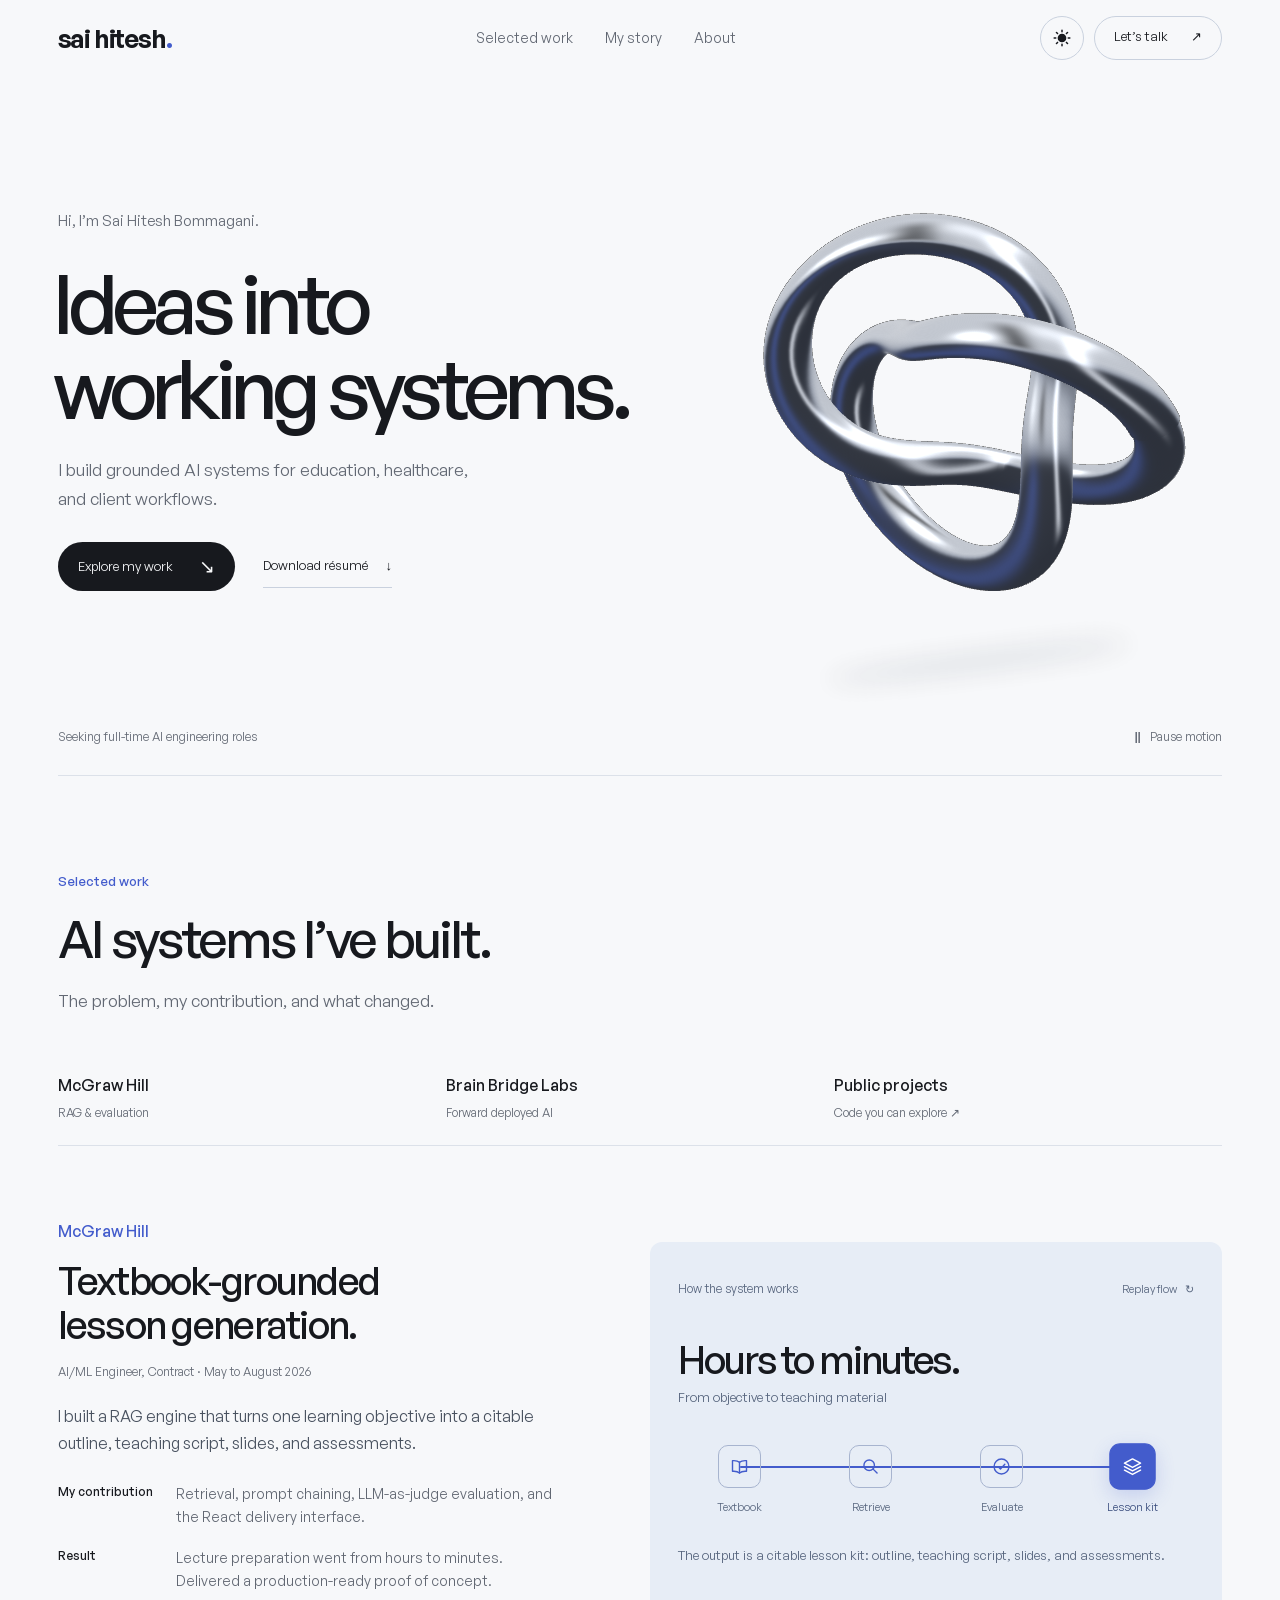
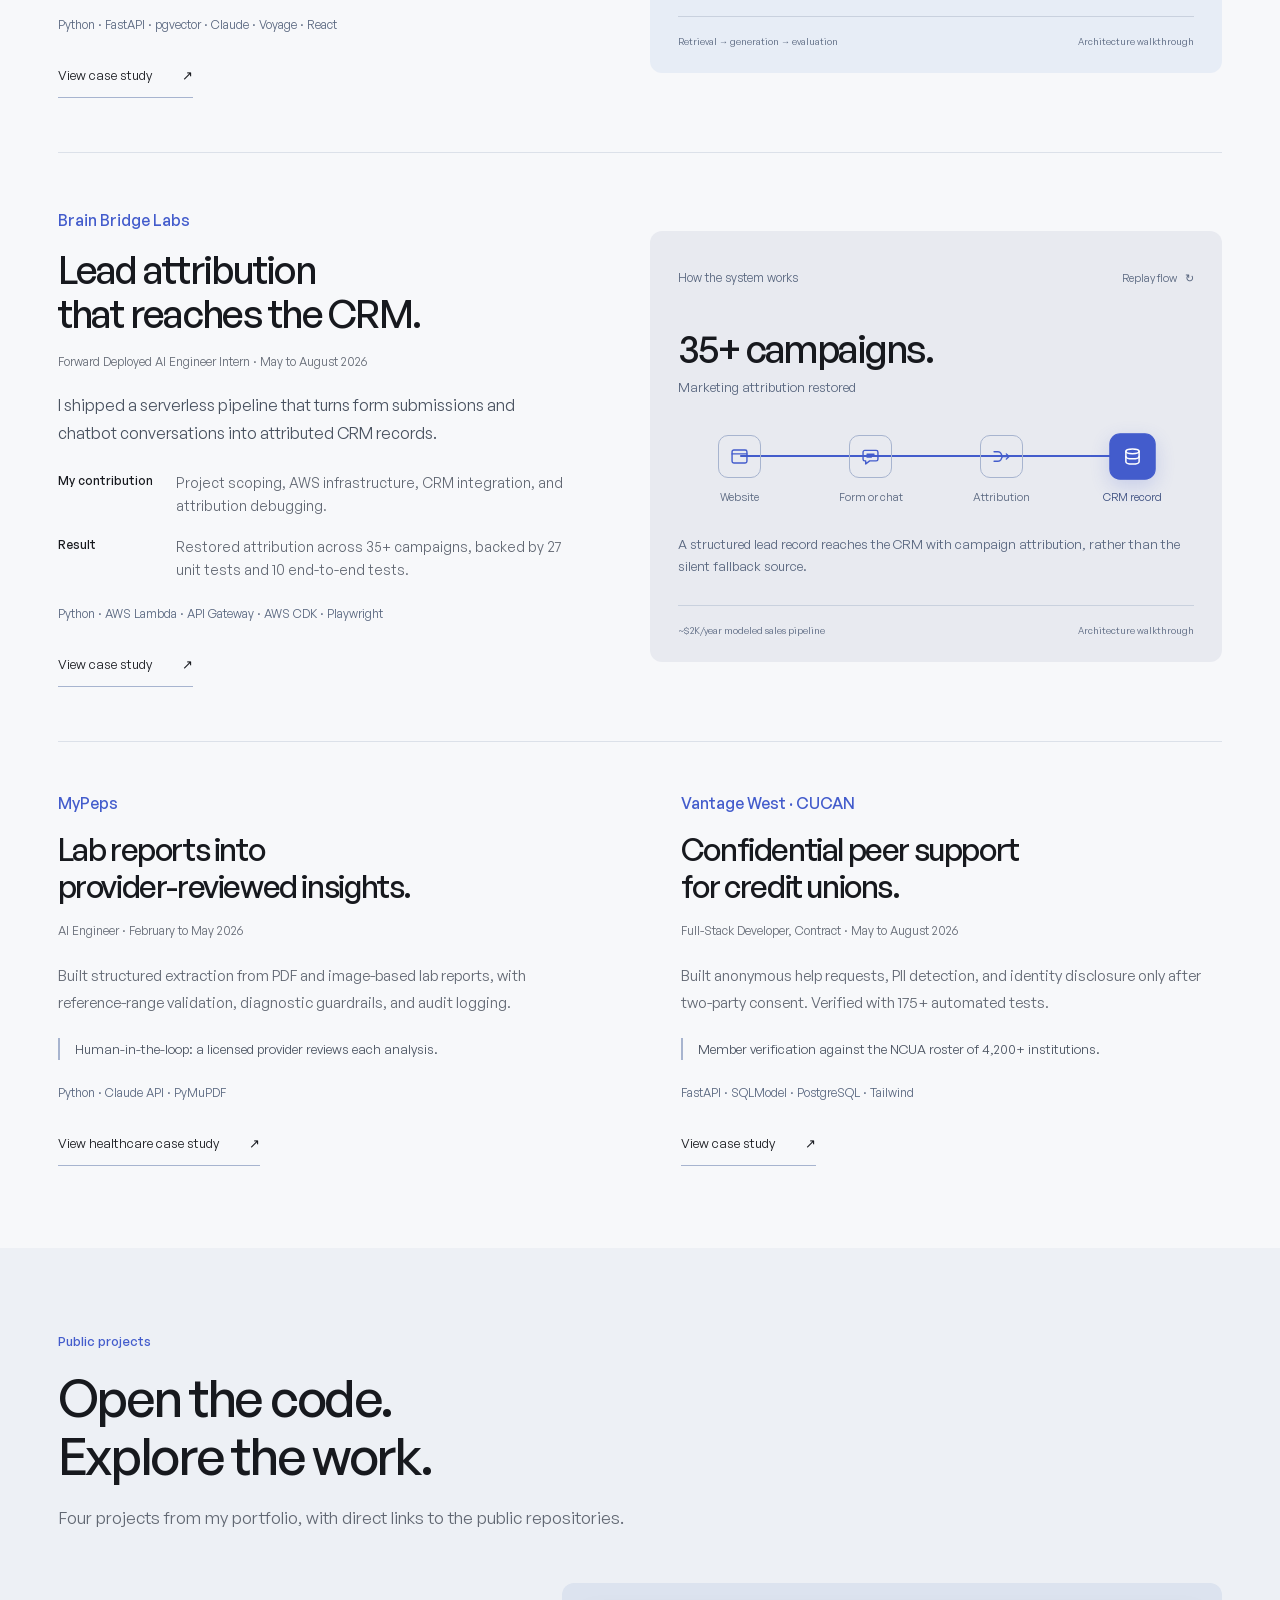
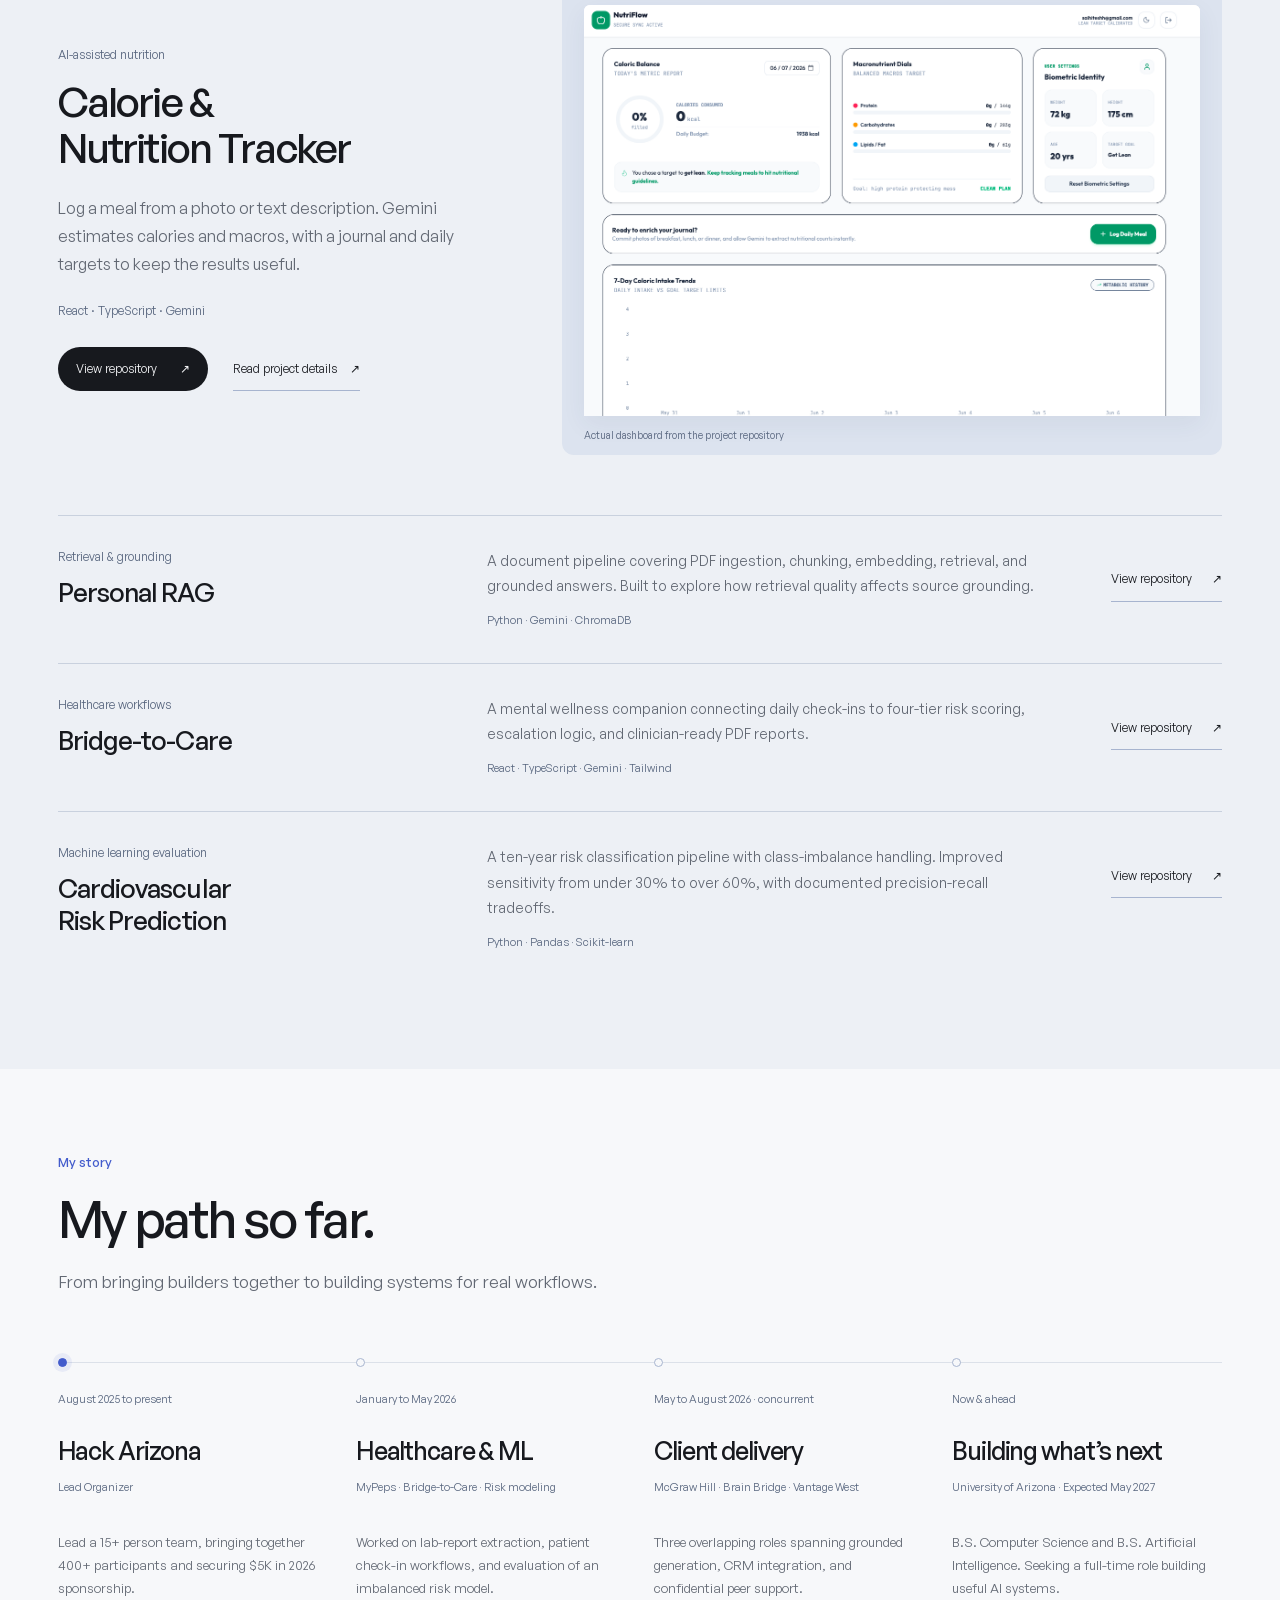
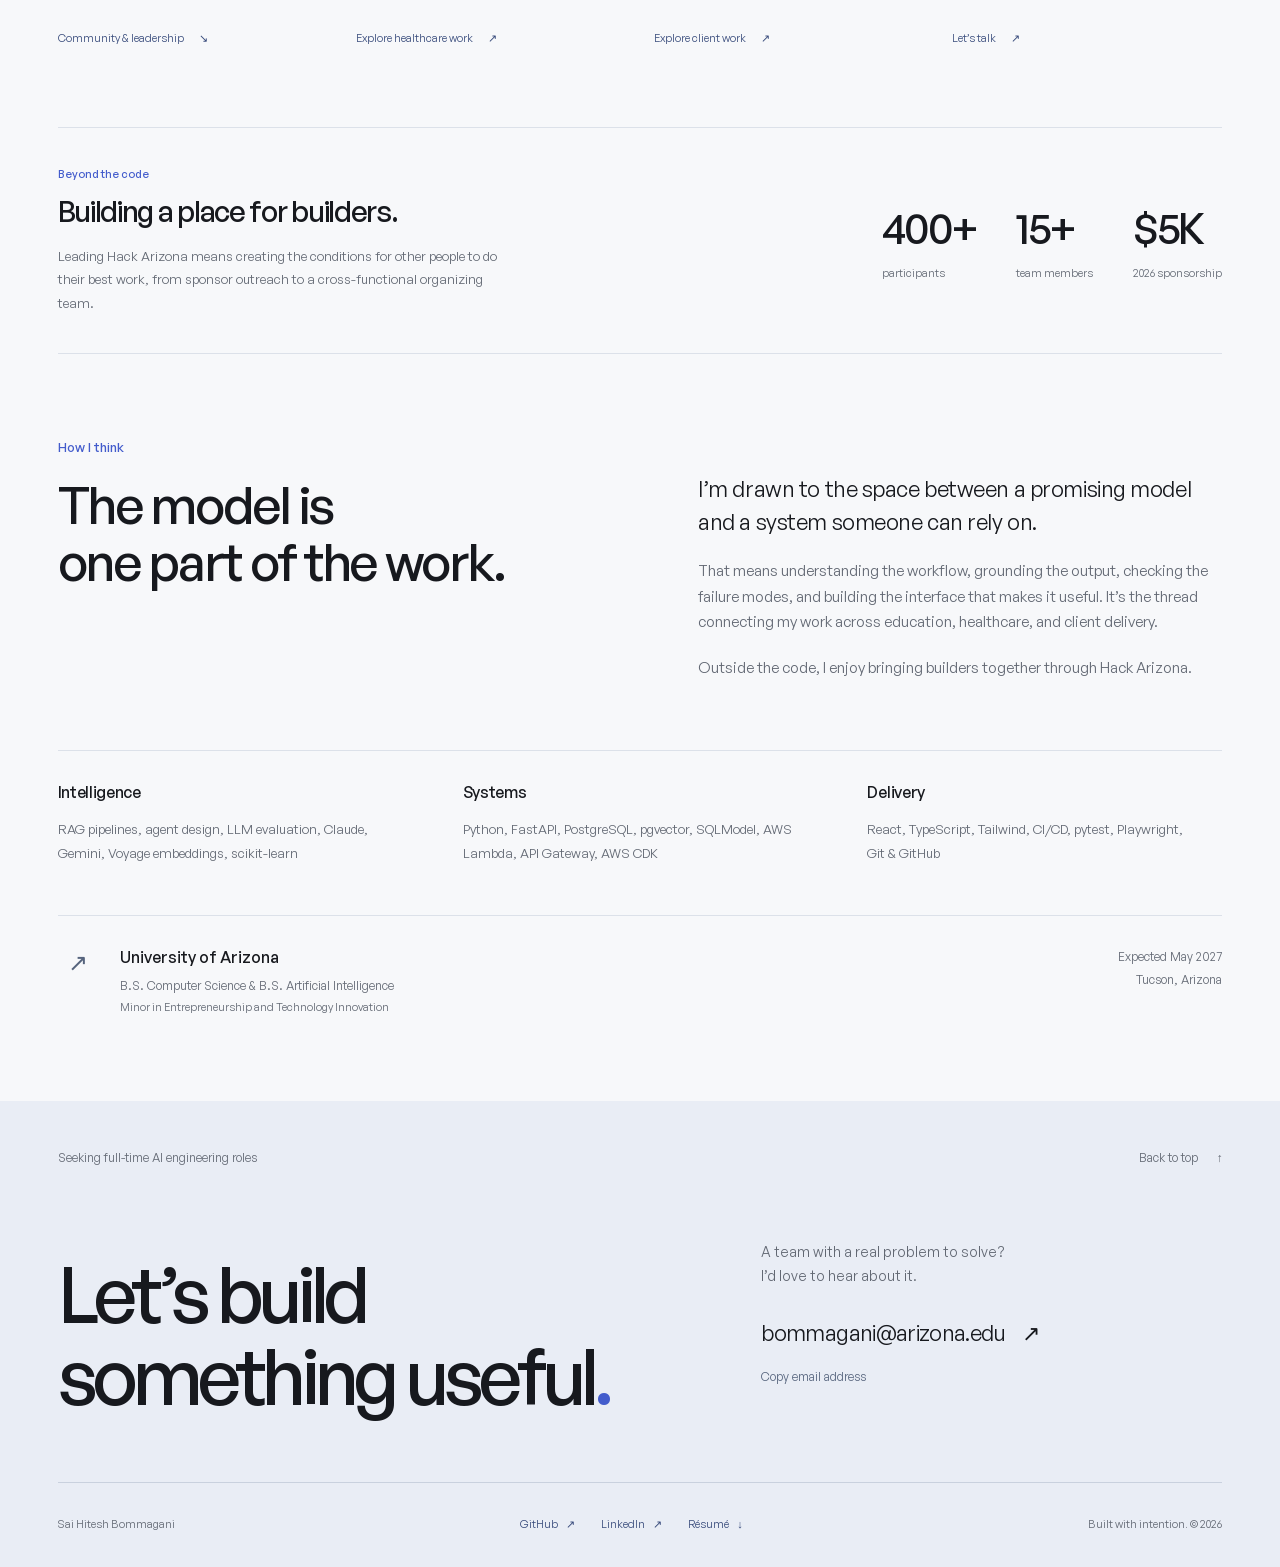
<file: index.html>
<!doctype html>
<html lang="en">
<head>
  <meta charset="utf-8">
  <meta name="viewport" content="width=device-width, initial-scale=1">
  <meta name="theme-color" content="#f7f8fa">
  <meta name="description" content="Sai Hitesh Bommagani builds practical AI systems, from grounded RAG and lead attribution to healthcare tools. Explore his work, story, and engineering approach.">
  <title>Sai Hitesh Bommagani | AI Engineer</title>
  <link rel="icon" type="image/svg+xml" href="assets/favicon.svg">
  <link rel="preload" href="assets/fonts/general-sans-medium.woff2" as="font" type="font/woff2" crossorigin>
  <link rel="stylesheet" href="styles.css?v=4">
  <script>(function(){var d=document.documentElement,t;d.classList.add('js');try{t=localStorage.getItem('theme')}catch(e){}if(t!=='dark'&&t!=='light')t=matchMedia('(prefers-color-scheme: dark)').matches?'dark':'light';d.dataset.theme=t;document.querySelector('meta[name="theme-color"]').content=t==='dark'?'#0e1014':'#f7f8fa';setTimeout(function(){if(!d.classList.contains('motion-ready'))d.classList.remove('js')},3000)})()</script>
  <script type="module" src="app.js?v=4"></script>
</head>
<body>
  <a class="skip-link" href="#main">Skip to content</a>
  <header class="site-header">
    <a class="wordmark" href="#home" aria-label="Sai Hitesh, home">sai hitesh<span class="wordmark-dot">.</span></a>
    <nav aria-label="Main navigation"><a href="#work">Selected work</a><a href="#story">My story</a><a href="#about">About</a></nav>
    <div class="header-actions">
      <button class="theme-toggle" type="button" aria-pressed="false" aria-label="Dark theme" data-magnetic hidden><svg viewBox="0 0 24 24" aria-hidden="true" focusable="false"><mask id="theme-moon"><rect width="24" height="24" fill="#fff"/><circle class="theme-cut" cx="22" cy="2" r="7" fill="#000"/></mask><circle class="theme-core" cx="12" cy="12" r="5.2" mask="url(#theme-moon)"/><path class="theme-rays" d="M12 2.6v1.9M12 19.5v1.9M2.6 12h1.9M19.5 12h1.9M5.35 5.35l1.35 1.35M17.3 17.3l1.35 1.35M5.35 18.65l1.35-1.35M17.3 6.7l1.35-1.35"/></svg></button>
      <a class="header-contact" href="#contact" aria-label="Let’s talk" data-magnetic>Let’s talk <span aria-hidden="true">↗</span></a>
    </div>
  </header>
  <main id="main">
    <section class="hero-scroll" id="home" aria-labelledby="hero-title">
      <div class="hero-sticky">
        <div class="hero-copy">
          <p class="intro-name">Hi, I’m Sai Hitesh Bommagani.</p>
          <h1 id="hero-title"><span class="line"><span>Ideas into</span></span><span class="line"><span>working systems.</span></span></h1>
          <p class="hero-description">I build grounded AI systems for education, healthcare, and client workflows.</p>
          <div class="hero-actions"><a class="primary-link" href="#work" data-magnetic>Explore my work <span aria-hidden="true">↘</span></a><a class="resume-link" href="assets/sai-hitesh-resume.pdf" download>Download résumé <span aria-hidden="true">↓</span></a></div>
        </div>
        <div class="sculpture-wrap" aria-label="An abstract chrome knot. Scrolling turns it, and it can be dragged to spin." role="img" data-cursor="Drag" data-cursor-style="lens">
          <img class="sculpture-fallback" src="assets/sculpture-fallback.svg" alt="" aria-hidden="true"><canvas class="sculpture" aria-hidden="true"></canvas><div class="sculpture-shadow" aria-hidden="true"></div>
        </div>
        <div class="hero-bottom"><p class="availability">Seeking full-time AI engineering roles</p><button class="motion-toggle" type="button" aria-pressed="false" data-magnetic hidden><span class="motion-icon" aria-hidden="true">Ⅱ</span><span class="motion-label">Pause motion</span></button></div>
        <div class="hero-progress" aria-hidden="true"><span></span></div>
      </div>
    </section>
    <section class="work-section section-shell" id="work" aria-labelledby="work-title">
      <div class="section-heading" data-reveal="children"><p class="section-name">Selected work</p><h2 id="work-title">AI systems I’ve built.</h2><p class="section-intro">The problem, my contribution, and what changed.</p></div>
      <nav class="work-index" aria-label="Browse selected work" data-reveal><a href="#project-mcgraw">McGraw Hill <span>RAG &amp; evaluation</span></a><a href="#project-brainbridge">Brain Bridge Labs <span>Forward deployed AI</span></a><a href="#public-projects">Public projects <span>Code you can explore ↗</span></a></nav>
      <article class="featured-project" id="project-mcgraw" data-reveal="children">
        <div class="project-copy"><p class="project-company">McGraw Hill</p><h3>Textbook-grounded<br>lesson generation.</h3><p class="project-role">AI/ML Engineer, Contract · May to August 2026</p><p class="project-summary">I built a RAG engine that turns one learning objective into a citable outline, teaching script, slides, and assessments.</p><dl class="project-facts"><div><dt>My contribution</dt><dd>Retrieval, prompt chaining, LLM-as-judge evaluation, and the React delivery interface.</dd></div><div><dt>Result</dt><dd>Lecture preparation went from hours to minutes. Delivered a production-ready proof of concept.</dd></div></dl><p class="tech-line">Python · FastAPI · pgvector · Claude · Voyage · React</p><a class="case-trigger" href="case-studies.html#mcgraw" data-cursor="Read" data-case="mcgraw">View case study <span aria-hidden="true">↗</span></a></div>
        <div class="workflow workflow-education" aria-label="McGraw Hill system walkthrough" data-tilt>
          <div class="workflow-top"><span>How the system works</span><button class="workflow-replay" type="button" data-magnetic>Replay flow <span aria-hidden="true">↻</span></button></div>
          <div class="workflow-metric"><strong>Hours to minutes.</strong><span>From objective to teaching material</span></div>
          <div class="flow-steps"><div class="workflow-line" aria-hidden="true"><span class="flow-fill"></span><span class="flow-packet"></span></div><button class="flow-step is-active" type="button" disabled aria-pressed="true" data-step-description="Source material is grounded in the textbook, starting with the instructor’s learning objective."><span class="step-symbol" aria-hidden="true"><svg viewBox="0 0 24 24" focusable="false"><path pathLength="1" d="M12 7.2C10.3 5.7 7.6 5 4 5.3v12.2c3.6-.3 6.3.4 8 1.9 1.7-1.5 4.4-2.2 8-1.9V5.3c-3.6-.3-6.3.4-8 1.9z"/><path pathLength="1" d="M12 7.2v12.2"/></svg></span><span>Textbook</span></button><button class="flow-step" type="button" disabled aria-pressed="false" data-step-description="Voyage embeddings and pgvector retrieve passages relevant to the learning objective."><span class="step-symbol" aria-hidden="true"><svg viewBox="0 0 24 24" focusable="false"><path pathLength="1" d="M10.5 4.5a6 6 0 1 0 0 12 6 6 0 0 0 0-12z"/><path pathLength="1" d="M15 15l4.5 4.5"/></svg></span><span>Retrieve</span></button><button class="flow-step" type="button" disabled aria-pressed="false" data-step-description="Progressive QA gates and LLM-as-judge evaluation check scope, with bounded auto-refinement."><span class="step-symbol" aria-hidden="true"><svg viewBox="0 0 24 24" focusable="false"><path pathLength="1" d="M12 3.5a8.5 8.5 0 1 0 0 17 8.5 8.5 0 0 0 0-17z"/><path pathLength="1" d="M8.3 12.3l2.5 2.5 5-5.3"/></svg></span><span>Evaluate</span></button><button class="flow-step" type="button" disabled aria-pressed="false" data-step-description="The output is a citable lesson kit: outline, teaching script, slides, and assessments."><span class="step-symbol" aria-hidden="true"><svg viewBox="0 0 24 24" focusable="false"><path pathLength="1" d="M12 4 3.5 8.5 12 13l8.5-4.5z"/><path pathLength="1" d="M3.5 12.2 12 16.7l8.5-4.5"/><path pathLength="1" d="M3.5 15.9 12 20.4l8.5-4.5"/></svg></span><span>Lesson kit</span></button></div>
          <p class="workflow-description" role="status">Select a step to explore the retrieval and evaluation workflow.</p><div class="workflow-footer"><span>Retrieval → generation → evaluation</span><span>Architecture walkthrough</span></div>
        </div>
      </article>
      <article class="featured-project" id="project-brainbridge" data-reveal="children">
        <div class="project-copy"><p class="project-company">Brain Bridge Labs</p><h3>Lead attribution<br>that reaches the CRM.</h3><p class="project-role">Forward Deployed AI Engineer Intern · May to August 2026</p><p class="project-summary">I shipped a serverless pipeline that turns form submissions and chatbot conversations into attributed CRM records.</p><dl class="project-facts"><div><dt>My contribution</dt><dd>Project scoping, AWS infrastructure, CRM integration, and attribution debugging.</dd></div><div><dt>Result</dt><dd>Restored attribution across 35+ campaigns, backed by 27 unit tests and 10 end-to-end tests.</dd></div></dl><p class="tech-line">Python · AWS Lambda · API Gateway · AWS CDK · Playwright</p><a class="case-trigger" href="case-studies.html#brainbridge" data-cursor="Read" data-case="brainbridge">View case study <span aria-hidden="true">↗</span></a></div>
        <div class="workflow workflow-attribution" aria-label="Brain Bridge Labs system walkthrough" data-tilt>
          <div class="workflow-top"><span>How the system works</span><button class="workflow-replay" type="button" data-magnetic>Replay flow <span aria-hidden="true">↻</span></button></div>
          <div class="workflow-metric"><strong>35+ campaigns.</strong><span>Marketing attribution restored</span></div>
          <div class="flow-steps"><div class="workflow-line" aria-hidden="true"><span class="flow-fill"></span><span class="flow-packet"></span></div><button class="flow-step is-active" type="button" disabled aria-pressed="true" data-step-description="A visitor enters the website, preserving the source context needed for marketing attribution."><span class="step-symbol" aria-hidden="true"><svg viewBox="0 0 24 24" focusable="false"><path pathLength="1" d="M5.5 4.5h13a2 2 0 0 1 2 2v11a2 2 0 0 1-2 2h-13a2 2 0 0 1-2-2v-11a2 2 0 0 1 2-2z"/><path pathLength="1" d="M3.5 9h17"/></svg></span><span>Website</span></button><button class="flow-step" type="button" disabled aria-pressed="false" data-step-description="Both form submissions and conversations with the embedded AI chatbot enter the same lead pipeline."><span class="step-symbol" aria-hidden="true"><svg viewBox="0 0 24 24" focusable="false"><path pathLength="1" d="M5.5 5h13a2 2 0 0 1 2 2v8a2 2 0 0 1-2 2H11l-4.5 3.5V17h-1a2 2 0 0 1-2-2V7a2 2 0 0 1 2-2z"/><path pathLength="1" d="M8 9.5h8"/><path pathLength="1" d="M8 12.5h5"/></svg></span><span>Form or chat</span></button><button class="flow-step" type="button" disabled aria-pressed="false" data-step-description="The serverless Python pipeline validates and maps lead data, preserving the correct campaign source."><span class="step-symbol" aria-hidden="true"><svg viewBox="0 0 24 24" focusable="false"><path pathLength="1" d="M3.5 6.5H8c1.6 0 2.6.7 3.4 2L13 12h7.5"/><path pathLength="1" d="M3.5 17.5H8c1.6 0 2.6-.7 3.4-2L13 12"/><path pathLength="1" d="M17.5 9l3 3-3 3"/></svg></span><span>Attribution</span></button><button class="flow-step" type="button" disabled aria-pressed="false" data-step-description="A structured lead record reaches the CRM with campaign attribution, rather than the silent fallback source."><span class="step-symbol" aria-hidden="true"><svg viewBox="0 0 24 24" focusable="false"><path pathLength="1" d="M5 6.5c0-1.4 3.1-2.5 7-2.5s7 1.1 7 2.5-3.1 2.5-7 2.5-7-1.1-7-2.5z"/><path pathLength="1" d="M5 6.5v11c0 1.4 3.1 2.5 7 2.5s7-1.1 7-2.5v-11"/><path pathLength="1" d="M5 12c0 1.4 3.1 2.5 7 2.5s7-1.1 7-2.5"/></svg></span><span>CRM record</span></button></div>
          <p class="workflow-description" role="status">Select a step to follow a lead from the website into the CRM.</p><div class="workflow-footer"><span>~$2K/year modeled sales pipeline</span><span>Architecture walkthrough</span></div>
        </div>
      </article>
      <div class="supporting-work">
        <article class="supporting-project" id="project-mypeps" data-reveal><p class="project-company">MyPeps</p><h3>Lab reports into<br>provider-reviewed insights.</h3><p class="project-role">AI Engineer · February to May 2026</p><p>Built structured extraction from PDF and image-based lab reports, with reference-range validation, diagnostic guardrails, and audit logging.</p><div class="supporting-result">Human-in-the-loop: a licensed provider reviews each analysis.</div><p class="tech-line">Python · Claude API · PyMuPDF</p><a class="case-trigger" href="case-studies.html#healthcare" data-cursor="Read" data-case="healthcare">View healthcare case study <span aria-hidden="true">↗</span></a></article>
        <article class="supporting-project" id="project-vantage" data-reveal><p class="project-company">Vantage West · CUCAN</p><h3>Confidential peer support<br>for credit unions.</h3><p class="project-role">Full-Stack Developer, Contract · May to August 2026</p><p>Built anonymous help requests, PII detection, and identity disclosure only after two-party consent. Verified with 175+ automated tests.</p><div class="supporting-result">Member verification against the NCUA roster of 4,200+ institutions.</div><p class="tech-line">FastAPI · SQLModel · PostgreSQL · Tailwind</p><a class="case-trigger" href="case-studies.html#vantage" data-cursor="Read" data-case="vantage">View case study <span aria-hidden="true">↗</span></a></article>
      </div>
    </section>
    <section class="public-section section-shell" id="public-projects" aria-labelledby="public-title">
      <div class="section-heading" data-reveal="children"><p class="section-name">Public projects</p><h2 id="public-title">Open the code.<br>Explore the work.</h2><p class="section-intro">Four projects from my portfolio, with direct links to the public repositories.</p></div>
      <article class="public-feature" data-reveal="children"><div class="public-feature-copy"><span class="project-category">AI-assisted nutrition</span><h3>Calorie &amp;<br>Nutrition Tracker</h3><p>Log a meal from a photo or text description. Gemini estimates calories and macros, with a journal and daily targets to keep the results useful.</p><p class="tech-line">React · TypeScript · Gemini</p><div class="public-links"><a class="demo-link" data-magnetic href="https://github.com/saihitesh-14/Calorie-Nutrition-Tracker" target="_blank" rel="noopener noreferrer">View repository <span aria-hidden="true">↗</span></a><a href="https://github.com/saihitesh-14/Calorie-Nutrition-Tracker/blob/main/README.md" target="_blank" rel="noopener noreferrer">Read project details <span aria-hidden="true">↗</span></a></div></div><figure class="real-project-image" data-tilt><a href="assets/projects/nutriflow-dashboard.png" target="_blank" rel="noopener noreferrer" aria-label="View the full NutriFlow dashboard screenshot" data-cursor="Open"><img src="assets/projects/nutriflow-dashboard.png" width="1348" height="1481" alt="Actual NutriFlow dashboard showing calorie balance, macronutrient targets, a meal journal, and nutrition trends." loading="lazy"></a><figcaption>Actual dashboard from the project repository</figcaption></figure></article>
      <div class="public-project-list">
        <article class="public-project" data-reveal><div class="public-project-heading"><span class="project-category">Retrieval &amp; grounding</span><h3>Personal RAG</h3></div><div><p>A document pipeline covering PDF ingestion, chunking, embedding, retrieval, and grounded answers. Built to explore how retrieval quality affects source grounding.</p><p class="tech-line">Python · Gemini · ChromaDB</p></div><a class="repo-link" href="https://github.com/saihitesh-14/personal-rag" target="_blank" rel="noopener noreferrer">View repository <span aria-hidden="true">↗</span></a></article>
        <article class="public-project" data-reveal><div class="public-project-heading"><span class="project-category">Healthcare workflows</span><h3>Bridge-to-Care</h3></div><div><p>A mental wellness companion connecting daily check-ins to four-tier risk scoring, escalation logic, and clinician-ready PDF reports.</p><p class="tech-line">React · TypeScript · Gemini · Tailwind</p></div><a class="repo-link" href="https://github.com/saihitesh-14/Bridge-to-care" target="_blank" rel="noopener noreferrer">View repository <span aria-hidden="true">↗</span></a></article>
        <article class="public-project" data-reveal><div class="public-project-heading"><span class="project-category">Machine learning evaluation</span><h3>Cardiovascular<br>Risk Prediction</h3></div><div><p>A ten-year risk classification pipeline with class-imbalance handling. Improved sensitivity from under 30% to over 60%, with documented precision-recall tradeoffs.</p><p class="tech-line">Python · Pandas · Scikit-learn</p></div><a class="repo-link" href="https://github.com/saihitesh-14/cardiovascular-risk-prediction-ml" target="_blank" rel="noopener noreferrer">View repository <span aria-hidden="true">↗</span></a></article>
      </div>
    </section>
    <section class="story-section section-shell" id="story" aria-labelledby="story-title">
      <div class="section-heading" data-reveal="children"><p class="section-name">My story</p><h2 id="story-title">My path so far.</h2><p class="section-intro">From bringing builders together to building systems for real workflows.</p></div>
      <div class="timeline-track"><div class="timeline-line" aria-hidden="true"><span></span></div><div class="timeline-entries">
        <article class="timeline-entry" id="chapter-community" data-chapter="community" data-reveal><span class="timeline-dot" aria-hidden="true"></span><p class="timeline-date">August 2025 to present</p><h3>Hack Arizona</h3><p class="timeline-role">Lead Organizer</p><p>Lead a 15+ person team, bringing together 400+ participants and securing $5K in 2026 sponsorship.</p><a href="#community-work">Community &amp; leadership <span aria-hidden="true">↘</span></a></article>
        <article class="timeline-entry" id="chapter-care" data-chapter="care" data-reveal><span class="timeline-dot" aria-hidden="true"></span><p class="timeline-date">January to May 2026</p><h3>Healthcare &amp; ML</h3><p class="timeline-role">MyPeps · Bridge-to-Care · Risk modeling</p><p>Worked on lab-report extraction, patient check-in workflows, and evaluation of an imbalanced risk model.</p><a href="#project-mypeps">Explore healthcare work <span aria-hidden="true">↗</span></a></article>
        <article class="timeline-entry" id="chapter-delivery" data-chapter="delivery" data-reveal><span class="timeline-dot" aria-hidden="true"></span><p class="timeline-date">May to August 2026 · concurrent</p><h3>Client delivery</h3><p class="timeline-role">McGraw Hill · Brain Bridge · Vantage West</p><p>Three overlapping roles spanning grounded generation, CRM integration, and confidential peer support.</p><a href="#work">Explore client work <span aria-hidden="true">↗</span></a></article>
        <article class="timeline-entry" id="chapter-next" data-chapter="next" data-reveal><span class="timeline-dot" aria-hidden="true"></span><p class="timeline-date">Now &amp; ahead</p><h3>Building what’s next</h3><p class="timeline-role">University of Arizona · Expected May 2027</p><p>B.S. Computer Science and B.S. Artificial Intelligence. Seeking a full-time role building useful AI systems.</p><a href="#contact">Let’s talk <span aria-hidden="true">↗</span></a></article>
      </div></div>
      <div class="community-strip" id="community-work" data-reveal><div class="community-copy"><p class="section-name">Beyond the code</p><h3>Building a place for builders.</h3><p>Leading Hack Arizona means creating the conditions for other people to do their best work, from sponsor outreach to a cross-functional organizing team.</p></div><div class="community-figures"><div><strong>400+</strong><span>participants</span></div><div><strong>15+</strong><span>team members</span></div><div><strong>$5K</strong><span>2026 sponsorship</span></div></div></div>
    </section>
    <section class="about-section section-shell" id="about" aria-labelledby="about-title">
      <div class="about-top" data-reveal="children">
        <div><p class="section-name">How I think</p><h2 id="about-title">The model is<br>one part of the work.</h2></div>
        <div class="about-copy"><p>I’m drawn to the space between a promising model and a system someone can rely on.</p><p>That means understanding the workflow, grounding the output, checking the failure modes, and building the interface that makes it useful. It’s the thread connecting my work across education, healthcare, and client delivery.</p><p>Outside the code, I enjoy bringing builders together through Hack Arizona.</p></div>
      </div>
      <div class="skills-grid" data-reveal>
        <div><h3>Intelligence</h3><p>RAG pipelines, agent design, LLM evaluation, Claude, Gemini, Voyage embeddings, scikit-learn</p></div>
        <div><h3>Systems</h3><p>Python, FastAPI, PostgreSQL, pgvector, SQLModel, AWS Lambda, API Gateway, AWS CDK</p></div>
        <div><h3>Delivery</h3><p>React, TypeScript, Tailwind, CI/CD, pytest, Playwright, Git &amp; GitHub</p></div>
      </div>
      <div class="education-line"><span class="education-symbol" aria-hidden="true">↗</span><div><strong>University of Arizona</strong><p>B.S. Computer Science &amp; B.S. Artificial Intelligence<br><span>Minor in Entrepreneurship and Technology Innovation</span></p></div><span class="graduation">Expected May 2027<br>Tucson, Arizona</span></div>
    </section>
    <footer class="contact-section section-shell" id="contact" aria-labelledby="contact-title">
      <div class="contact-top"><p class="availability"><span aria-hidden="true"></span> Seeking full-time AI engineering roles</p><a class="back-top" href="#home" data-magnetic>Back to top <span aria-hidden="true">↑</span></a></div>
      <div class="contact-main" data-reveal="children"><h2 id="contact-title">Let’s build<br>something useful<span>.</span></h2><div class="contact-actions"><p>A team with a real problem to solve?<br>I’d love to hear about it.</p><a class="contact-email" href="mailto:bommagani@arizona.edu" data-cursor="Say hi">bommagani@arizona.edu <span aria-hidden="true">↗</span></a><button class="copy-email" type="button" data-magnetic hidden>Copy email address</button><span class="copy-status" role="status" aria-live="polite"></span></div></div>
      <div class="footer-bottom"><span>Sai Hitesh Bommagani</span><div><a href="https://github.com/saihitesh-14" target="_blank" rel="noopener noreferrer">GitHub <span aria-hidden="true">↗</span></a><a href="https://linkedin.com/in/sai-hitesh-bommagani14" target="_blank" rel="noopener noreferrer">LinkedIn <span aria-hidden="true">↗</span></a><a href="assets/sai-hitesh-resume.pdf" download>Résumé <span aria-hidden="true">↓</span></a></div><span>Built with intention. © 2026</span></div>
    </footer>
  </main>
  <dialog class="case-dialog" aria-labelledby="case-title">
    <div class="dialog-toolbar"><span>Selected work</span><button class="close-dialog" type="button" aria-label="Close case study">Close <span aria-hidden="true">×</span></button></div>
    <div class="case-content"></div>
  </dialog>
  <noscript><div class="noscript-note">The full story is here. Enable JavaScript for the scroll sculpture and in-page case studies.</div></noscript>
</body>
</html>
</file>
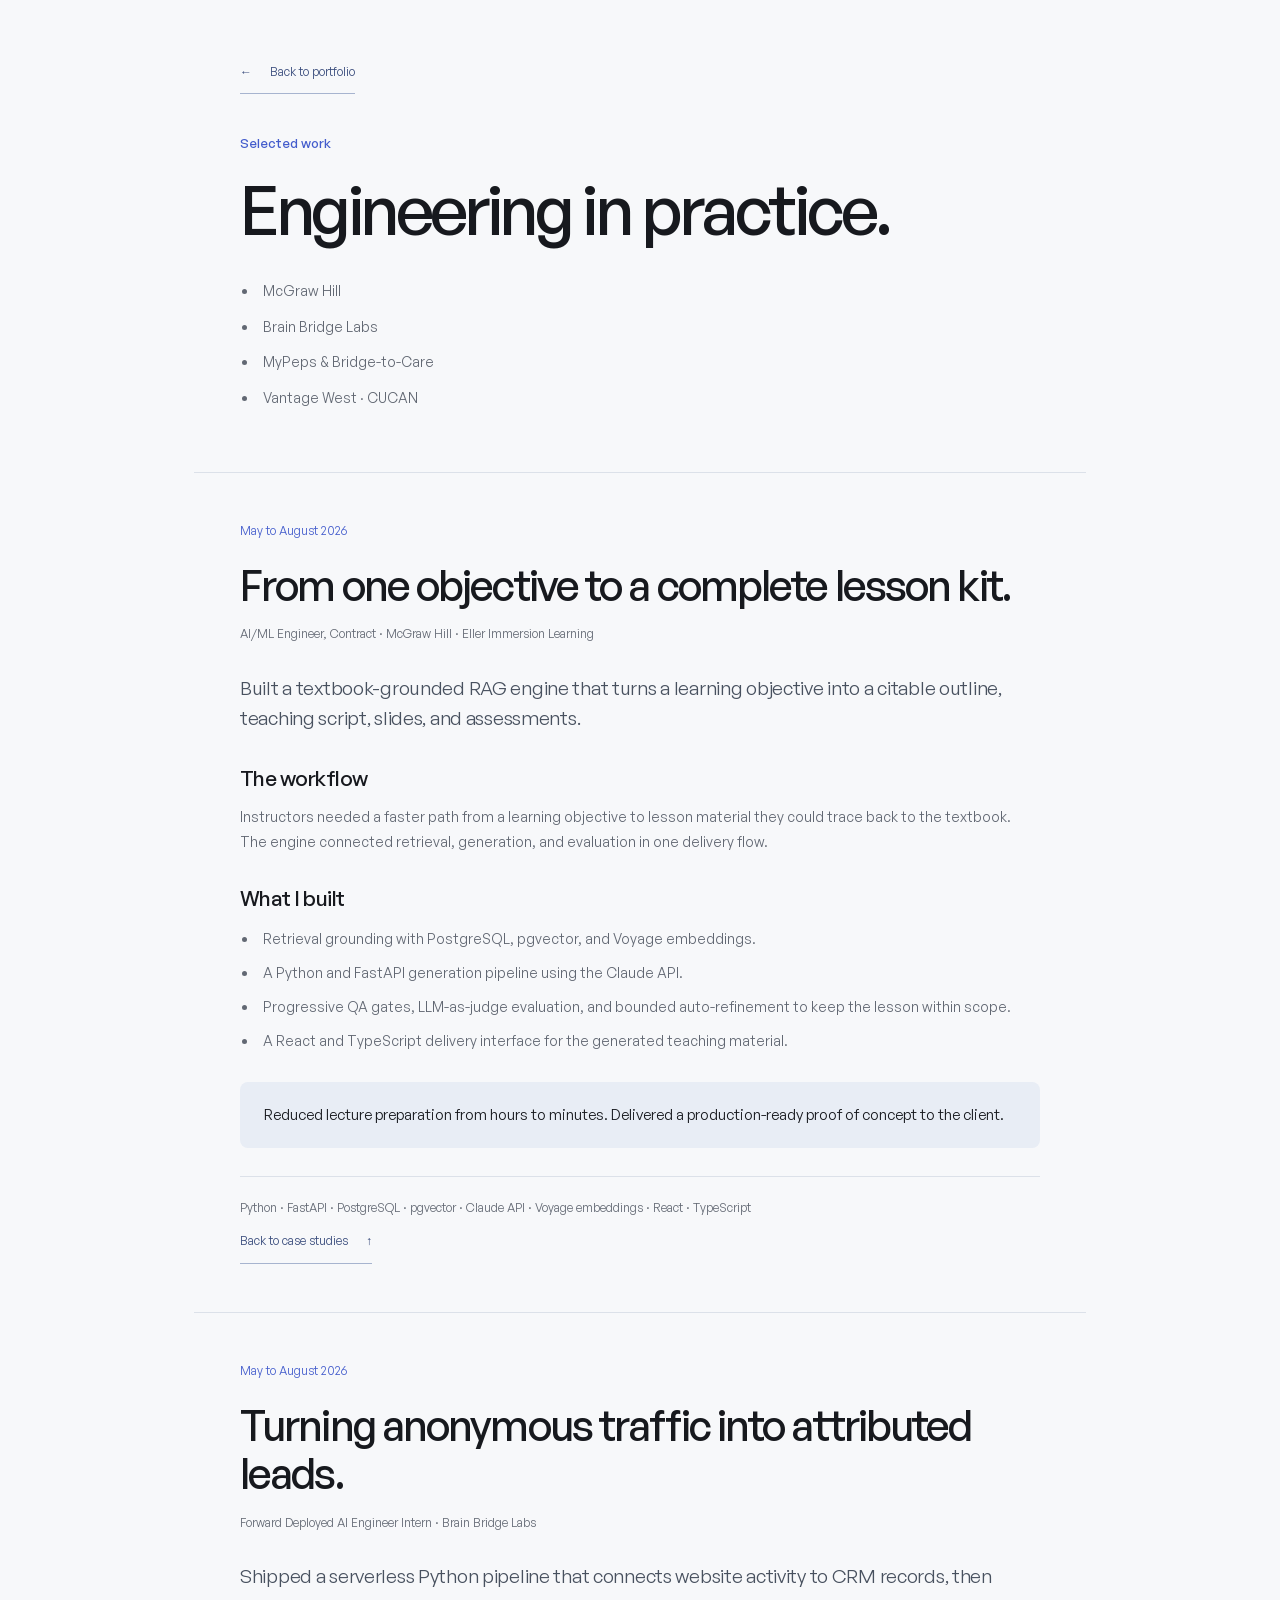
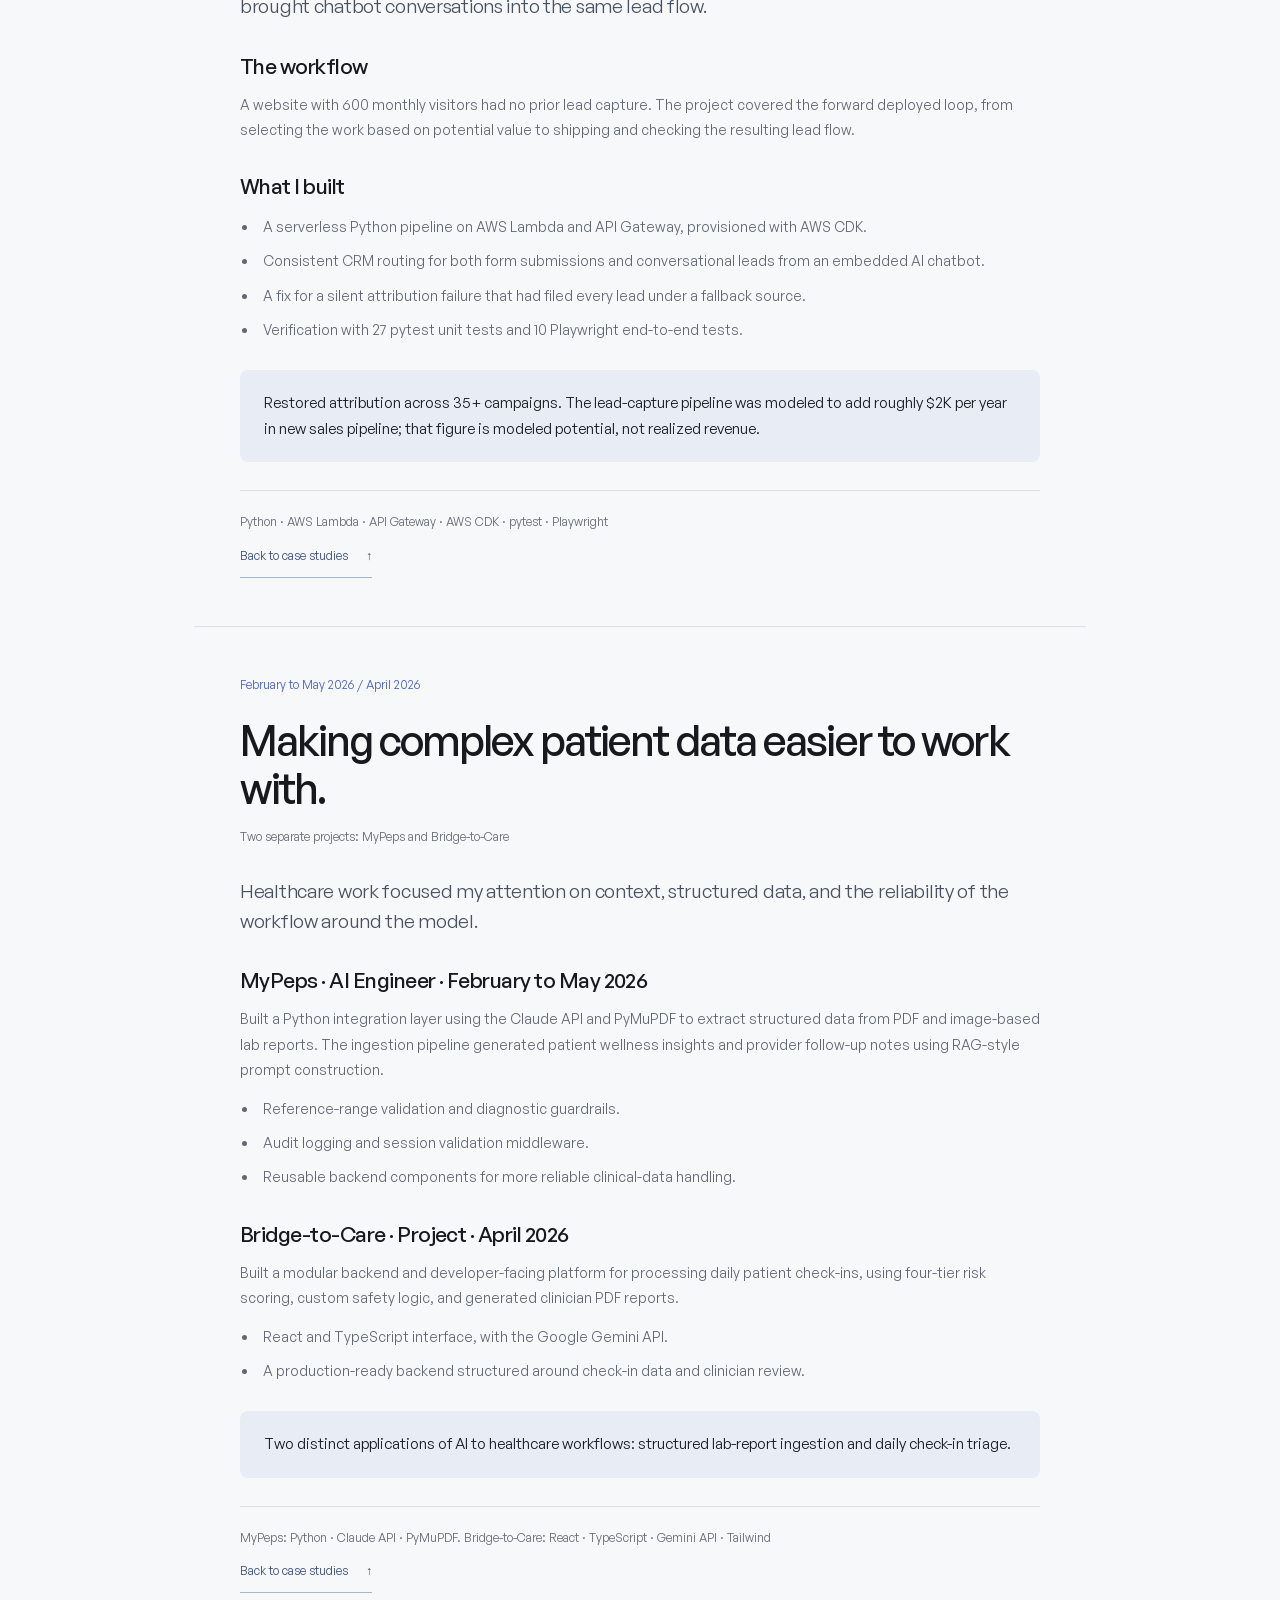
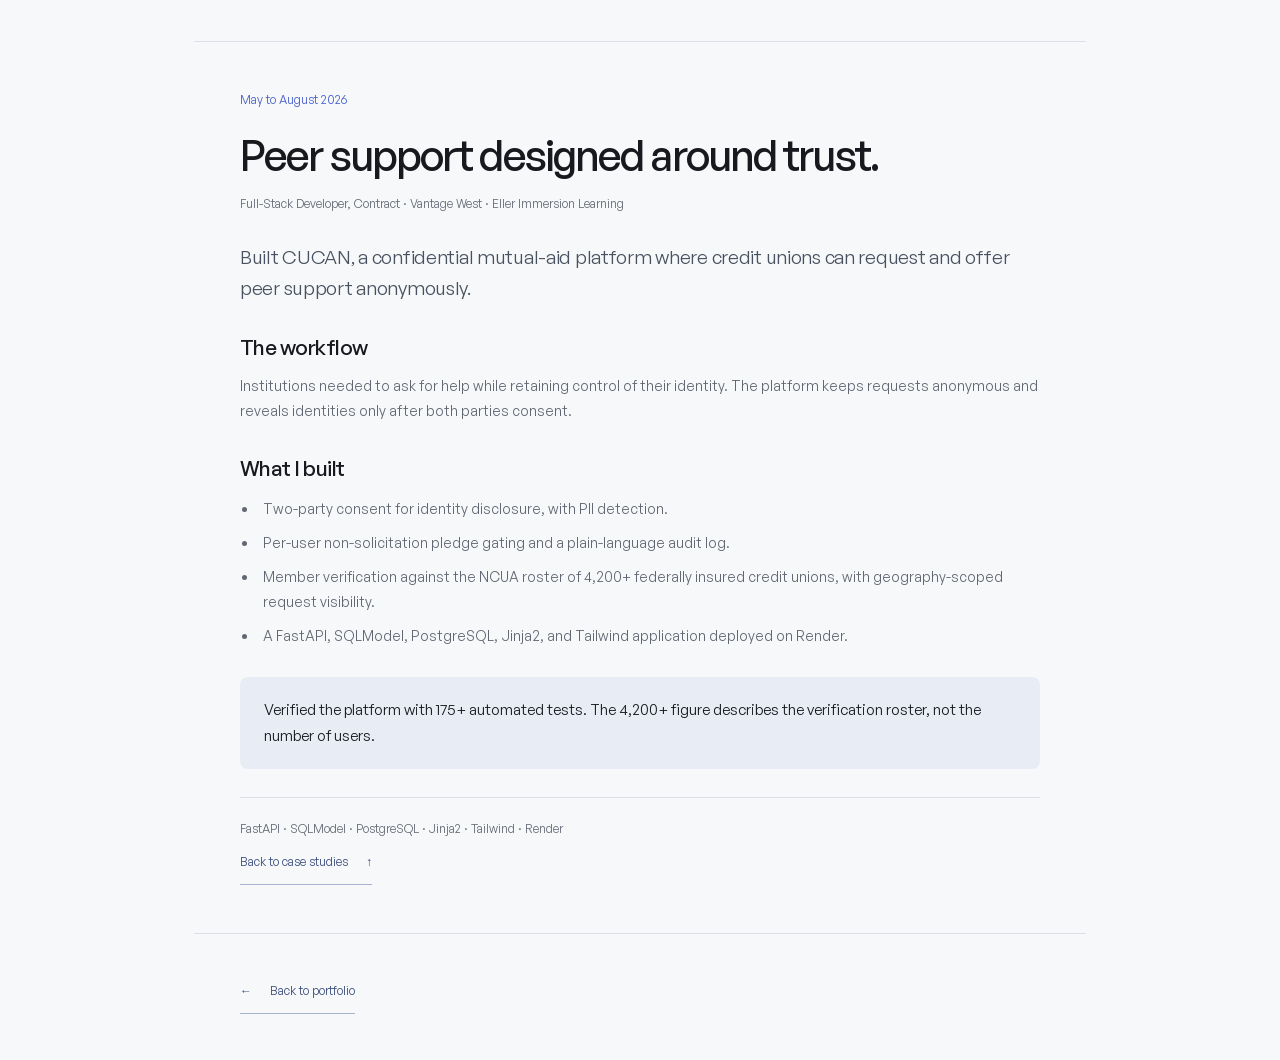
<file: case-studies.html>
<!doctype html>
<html lang="en">
<head>
  <meta charset="utf-8">
  <meta name="viewport" content="width=device-width, initial-scale=1">
  <meta name="theme-color" content="#f7f8fa">
  <meta name="description" content="Read Sai Hitesh Bommagani’s selected engineering work in education, lead attribution, healthcare, and confidential peer support.">
  <title>Selected work | Sai Hitesh Bommagani</title>
  <link rel="icon" type="image/svg+xml" href="assets/favicon.svg">
  <link rel="stylesheet" href="styles.css?v=4">
  <script>(function(){var d=document.documentElement,t;try{t=localStorage.getItem('theme')}catch(e){}if(t!=='dark'&&t!=='light')t=matchMedia('(prefers-color-scheme: dark)').matches?'dark':'light';d.dataset.theme=t;document.querySelector('meta[name="theme-color"]').content=t==='dark'?'#0e1014':'#f7f8fa'})()</script>
</head>
<body class="reading-page">
  <a class="skip-link" href="#main">Skip to case studies</a>
  <main id="main" class="section-shell" style="max-width:940px;margin:auto;padding-top:50px;">
    <header class="case-content" style="padding-top:0;">
      <a class="quiet-link" href="index.html#work"><span aria-hidden="true">←</span> Back to portfolio</a>
      <p class="section-name" style="margin-top:40px;">Selected work</p>
      <h1 style="font-size:clamp(42px,7vw,68px);line-height:1.1;letter-spacing:-.05em;">Engineering in practice.</h1>
      <nav id="case-toc" aria-label="Case studies" style="margin-top:32px;scroll-margin-top:24px;">
        <ul style="padding-left:18px;line-height:1.9;">
          <li><a href="#mcgraw">McGraw Hill</a></li>
          <li><a href="#brainbridge">Brain Bridge Labs</a></li>
          <li><a href="#healthcare">MyPeps &amp; Bridge-to-Care</a></li>
          <li><a href="#vantage">Vantage West · CUCAN</a></li>
        </ul>
      </nav>
    </header>
      <article class="case-content" id="mcgraw" aria-labelledby="mcgraw-title" style="border-top:1px solid var(--line);padding-top:48px;padding-bottom:48px;scroll-margin-top:24px;">
        <p class="case-date">May to August 2026</p>
        <h2 id="mcgraw-title">From one objective to a complete lesson kit.</h2>
        <p class="case-role">AI/ML Engineer, Contract · McGraw Hill · Eller Immersion Learning</p>
        <p class="case-summary">Built a textbook-grounded RAG engine that turns a learning objective into a citable outline, teaching script, slides, and assessments.</p>
        <section aria-labelledby="mcgraw-section-0">
          <h3 id="mcgraw-section-0">The workflow</h3>
          <p>Instructors needed a faster path from a learning objective to lesson material they could trace back to the textbook. The engine connected retrieval, generation, and evaluation in one delivery flow.</p>
        </section>
        <section aria-labelledby="mcgraw-section-1">
          <h3 id="mcgraw-section-1">What I built</h3>
          <ul>
            <li>Retrieval grounding with PostgreSQL, pgvector, and Voyage embeddings.</li>
            <li>A Python and FastAPI generation pipeline using the Claude API.</li>
            <li>Progressive QA gates, LLM-as-judge evaluation, and bounded auto-refinement to keep the lesson within scope.</li>
            <li>A React and TypeScript delivery interface for the generated teaching material.</li>
          </ul>
        </section>
        <p class="case-outcome">Reduced lecture preparation from hours to minutes. Delivered a production-ready proof of concept to the client.</p>
        <p class="case-stack">Python · FastAPI · PostgreSQL · pgvector · Claude API · Voyage embeddings · React · TypeScript</p>
        <a class="quiet-link" href="#case-toc">Back to case studies <span aria-hidden="true">↑</span></a>
      </article>

      <article class="case-content" id="brainbridge" aria-labelledby="brainbridge-title" style="border-top:1px solid var(--line);padding-top:48px;padding-bottom:48px;scroll-margin-top:24px;">
        <p class="case-date">May to August 2026</p>
        <h2 id="brainbridge-title">Turning anonymous traffic into attributed leads.</h2>
        <p class="case-role">Forward Deployed AI Engineer Intern · Brain Bridge Labs</p>
        <p class="case-summary">Shipped a serverless Python pipeline that connects website activity to CRM records, then brought chatbot conversations into the same lead flow.</p>
        <section aria-labelledby="brainbridge-section-0">
          <h3 id="brainbridge-section-0">The workflow</h3>
          <p>A website with 600 monthly visitors had no prior lead capture. The project covered the forward deployed loop, from selecting the work based on potential value to shipping and checking the resulting lead flow.</p>
        </section>
        <section aria-labelledby="brainbridge-section-1">
          <h3 id="brainbridge-section-1">What I built</h3>
          <ul>
            <li>A serverless Python pipeline on AWS Lambda and API Gateway, provisioned with AWS CDK.</li>
            <li>Consistent CRM routing for both form submissions and conversational leads from an embedded AI chatbot.</li>
            <li>A fix for a silent attribution failure that had filed every lead under a fallback source.</li>
            <li>Verification with 27 pytest unit tests and 10 Playwright end-to-end tests.</li>
          </ul>
        </section>
        <p class="case-outcome">Restored attribution across 35+ campaigns. The lead-capture pipeline was modeled to add roughly $2K per year in new sales pipeline; that figure is modeled potential, not realized revenue.</p>
        <p class="case-stack">Python · AWS Lambda · API Gateway · AWS CDK · pytest · Playwright</p>
        <a class="quiet-link" href="#case-toc">Back to case studies <span aria-hidden="true">↑</span></a>
      </article>

      <article class="case-content" id="healthcare" aria-labelledby="healthcare-title" style="border-top:1px solid var(--line);padding-top:48px;padding-bottom:48px;scroll-margin-top:24px;">
        <p class="case-date">February to May 2026 / April 2026</p>
        <h2 id="healthcare-title">Making complex patient data easier to work with.</h2>
        <p class="case-role">Two separate projects: MyPeps and Bridge-to-Care</p>
        <p class="case-summary">Healthcare work focused my attention on context, structured data, and the reliability of the workflow around the model.</p>
        <section aria-labelledby="healthcare-section-0">
          <h3 id="healthcare-section-0">MyPeps · AI Engineer · February to May 2026</h3>
          <p>Built a Python integration layer using the Claude API and PyMuPDF to extract structured data from PDF and image-based lab reports. The ingestion pipeline generated patient wellness insights and provider follow-up notes using RAG-style prompt construction.</p>
          <ul>
            <li>Reference-range validation and diagnostic guardrails.</li>
            <li>Audit logging and session validation middleware.</li>
            <li>Reusable backend components for more reliable clinical-data handling.</li>
          </ul>
        </section>
        <section aria-labelledby="healthcare-section-1">
          <h3 id="healthcare-section-1">Bridge-to-Care · Project · April 2026</h3>
          <p>Built a modular backend and developer-facing platform for processing daily patient check-ins, using four-tier risk scoring, custom safety logic, and generated clinician PDF reports.</p>
          <ul>
            <li>React and TypeScript interface, with the Google Gemini API.</li>
            <li>A production-ready backend structured around check-in data and clinician review.</li>
          </ul>
        </section>
        <p class="case-outcome">Two distinct applications of AI to healthcare workflows: structured lab-report ingestion and daily check-in triage.</p>
        <p class="case-stack">MyPeps: Python · Claude API · PyMuPDF. Bridge-to-Care: React · TypeScript · Gemini API · Tailwind</p>
        <a class="quiet-link" href="#case-toc">Back to case studies <span aria-hidden="true">↑</span></a>
      </article>

      <article class="case-content" id="vantage" aria-labelledby="vantage-title" style="border-top:1px solid var(--line);padding-top:48px;padding-bottom:48px;scroll-margin-top:24px;">
        <p class="case-date">May to August 2026</p>
        <h2 id="vantage-title">Peer support designed around trust.</h2>
        <p class="case-role">Full-Stack Developer, Contract · Vantage West · Eller Immersion Learning</p>
        <p class="case-summary">Built CUCAN, a confidential mutual-aid platform where credit unions can request and offer peer support anonymously.</p>
        <section aria-labelledby="vantage-section-0">
          <h3 id="vantage-section-0">The workflow</h3>
          <p>Institutions needed to ask for help while retaining control of their identity. The platform keeps requests anonymous and reveals identities only after both parties consent.</p>
        </section>
        <section aria-labelledby="vantage-section-1">
          <h3 id="vantage-section-1">What I built</h3>
          <ul>
            <li>Two-party consent for identity disclosure, with PII detection.</li>
            <li>Per-user non-solicitation pledge gating and a plain-language audit log.</li>
            <li>Member verification against the NCUA roster of 4,200+ federally insured credit unions, with geography-scoped request visibility.</li>
            <li>A FastAPI, SQLModel, PostgreSQL, Jinja2, and Tailwind application deployed on Render.</li>
          </ul>
        </section>
        <p class="case-outcome">Verified the platform with 175+ automated tests. The 4,200+ figure describes the verification roster, not the number of users.</p>
        <p class="case-stack">FastAPI · SQLModel · PostgreSQL · Jinja2 · Tailwind · Render</p>
        <a class="quiet-link" href="#case-toc">Back to case studies <span aria-hidden="true">↑</span></a>
      </article>
    <footer class="case-content" style="border-top:1px solid var(--line);">
      <a class="quiet-link" href="index.html#work"><span aria-hidden="true">←</span> Back to portfolio</a>
    </footer>
  </main>
</body>
</html>
</file>
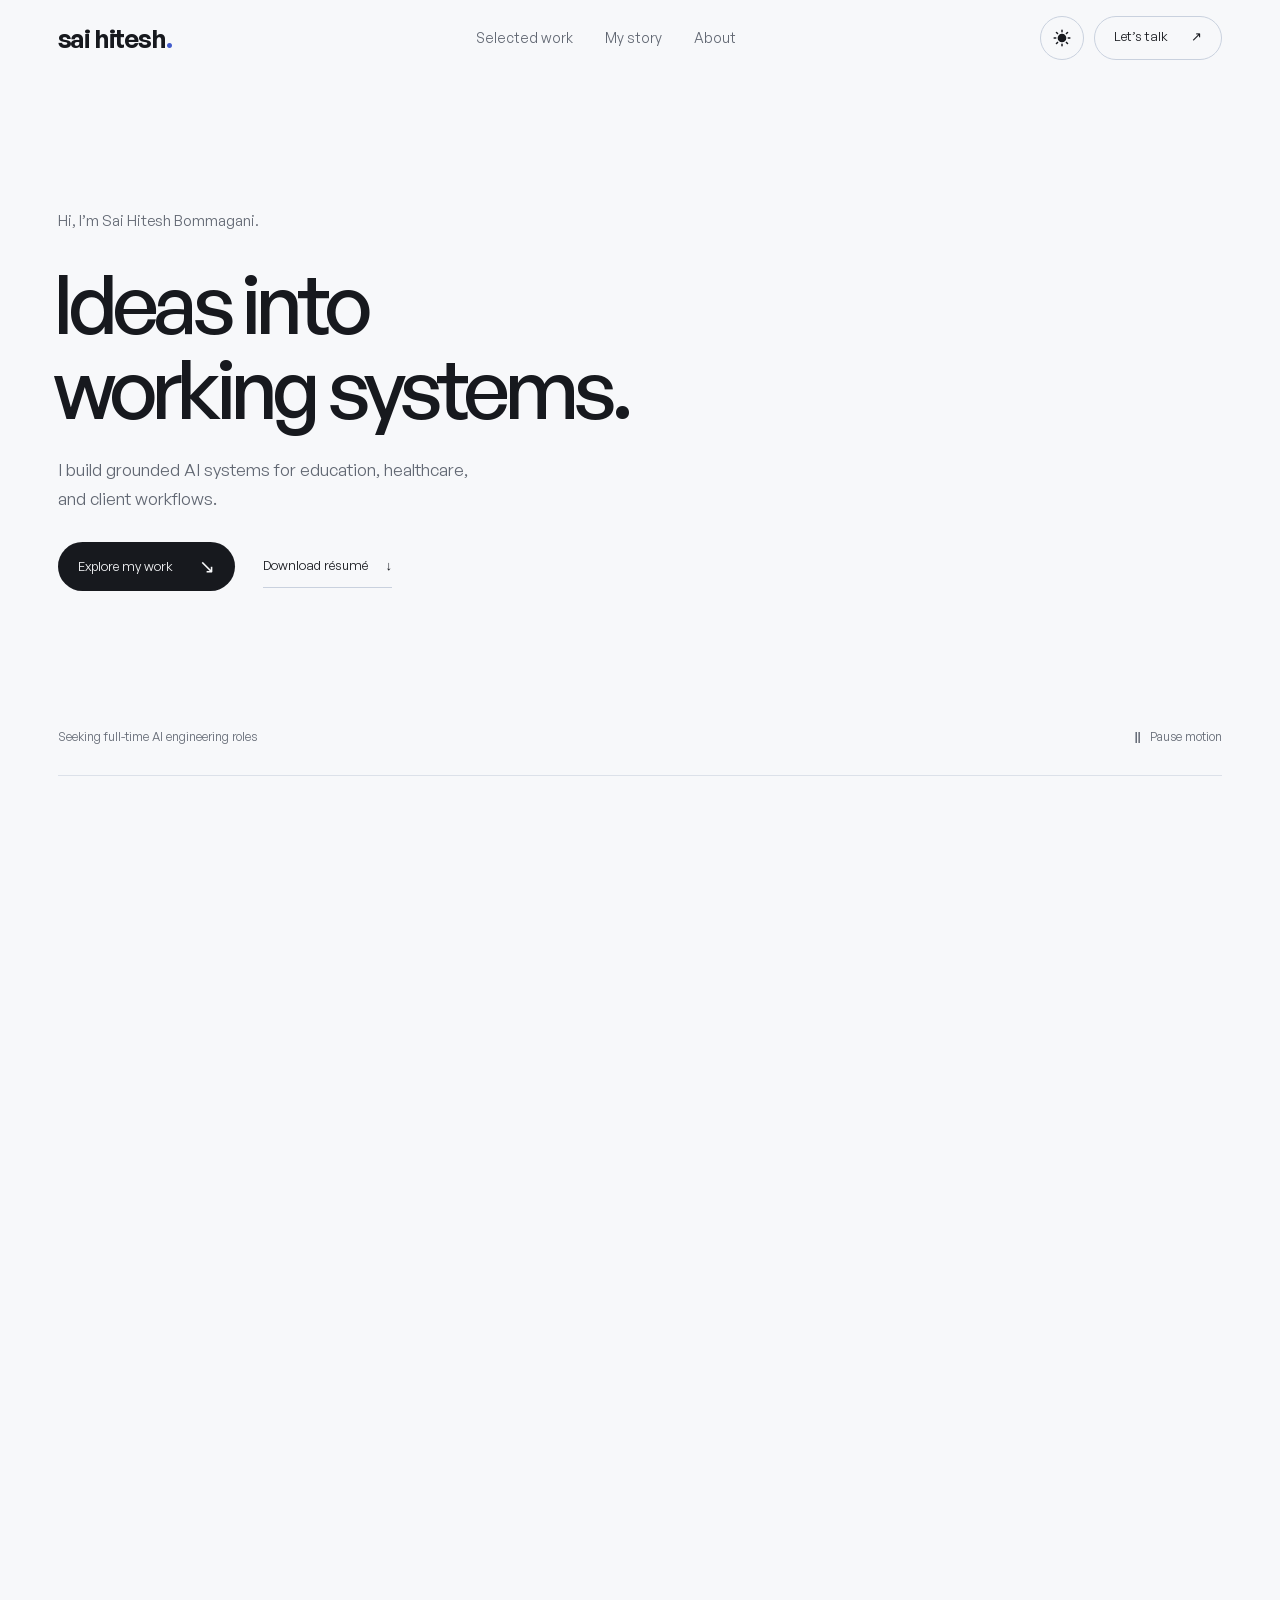
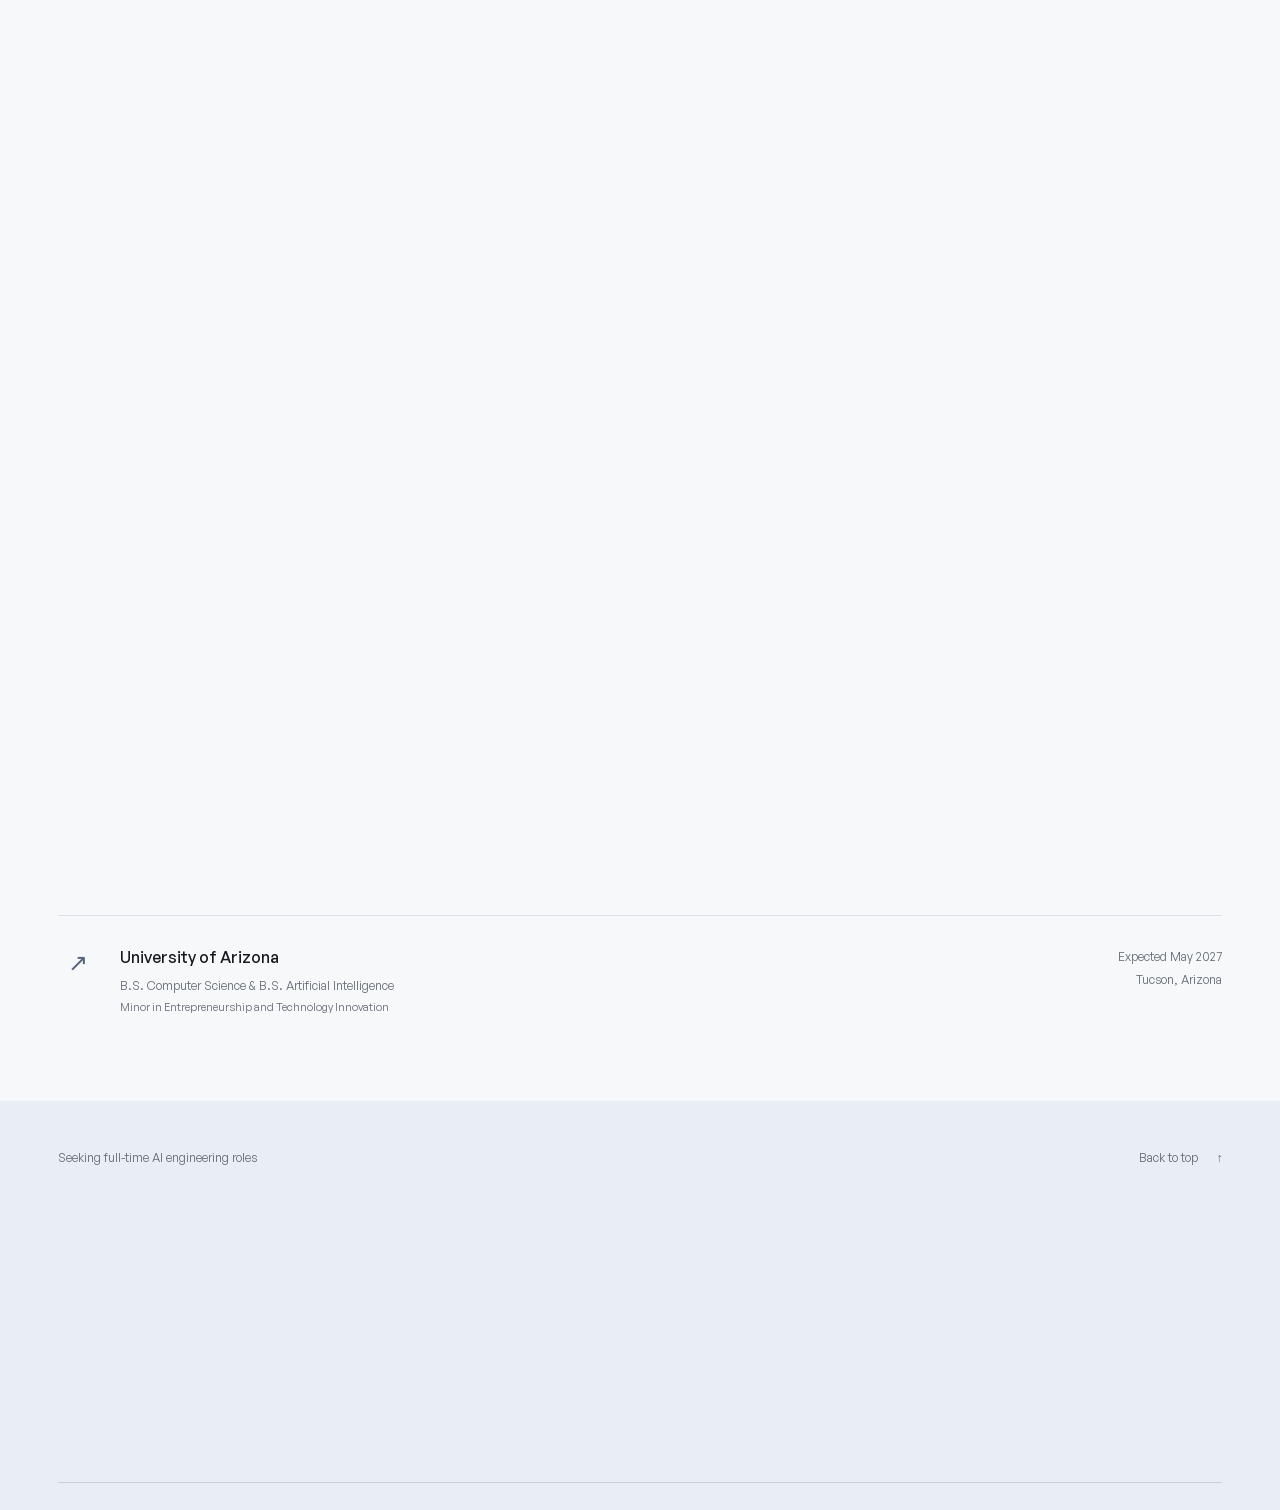
<file: sai_hitesh_portfolio.html>
<!doctype html>
<html lang="en">
<head>
  <meta charset="utf-8">
  <meta name="viewport" content="width=device-width, initial-scale=1">
  <title>Sai Hitesh Bommagani | AI Engineer</title>
  <meta http-equiv="refresh" content="0; url=./">
  <link rel="canonical" href="./">
</head>
<body>
  <p>The portfolio has moved. <a href="./">Continue to the portfolio</a>.</p>
</body>
</html>
</file>
<file: styles.css>
@font-face{font-family:General Sans;src:url('assets/fonts/general-sans-regular.woff2') format('woff2');font-weight:400;font-style:normal;font-display:swap}
@font-face{font-family:General Sans;src:url('assets/fonts/general-sans-medium.woff2') format('woff2');font-weight:500;font-style:normal;font-display:swap}
@font-face{font-family:General Sans;src:url('assets/fonts/general-sans-semibold.woff2') format('woff2');font-weight:600;font-style:normal;font-display:swap}
:root{--paper:#f7f8fa;--surface:#edf0f5;--surface-2:#e9edf5;--panel:#e7edf6;--panel-alt:#e8eaf0;--card:#dce3ef;--tint:#e8edf5;--node:#f8fafd;--ink:#17191e;--ink-hover:#364e7a;--text-strong:#48515f;--accent-ink:#36497a;--muted:#626873;--muted-2:#56647d;--line:#dce1e9;--line-strong:#c9d1de;--line-accent:#a7b4cf;--blue:#435ccc;--blue-fill:#435ccc;--on-accent:#fff;--blue-soft:#dde4fb;--success:#3b5a45;--knot-shadow:#19243624;--dialog-shadow:#18263c40;--backdrop:#18203270;--soft-shadow:#293c6210;--spot:#ffffffb3;--glow:#435ccc12;color-scheme:light;--page-inset:max(clamp(24px,4.5vw,72px),calc((100vw - 1360px)/2));--ease-out:cubic-bezier(.22,1,.36,1);--ease-out-expo:cubic-bezier(.16,1,.3,1);--ease-in-out:cubic-bezier(.65,0,.35,1);font-family:General Sans,Arial,sans-serif;color:var(--ink);background:var(--paper);font-synthesis:none;scroll-behavior:smooth;scroll-padding-top:32px}
/* Dark tokens apply when chosen, or by system preference until the visitor chooses. */
:root[data-theme='dark']{--paper:#0e1014;--surface:#13161c;--surface-2:#12151b;--panel:#171b23;--panel-alt:#181b21;--card:#1b2029;--tint:#1a1f29;--node:#1e232d;--ink:#eceef3;--ink-hover:#c8d1ec;--text-strong:#c4cad5;--accent-ink:#a9b8f0;--muted:#9da3af;--muted-2:#949db0;--line:#23272f;--line-strong:#303643;--line-accent:#48526b;--blue:#8398ff;--blue-fill:#5770e6;--on-accent:#fff;--blue-soft:#232b48;--success:#82c99c;--knot-shadow:#000000a6;--dialog-shadow:#000000a0;--backdrop:#05070bb8;--soft-shadow:#00000059;--spot:#8398ff24;--glow:#8398ff17;color-scheme:dark;}
@media(prefers-color-scheme:dark){:root:not([data-theme='light']){--paper:#0e1014;--surface:#13161c;--surface-2:#12151b;--panel:#171b23;--panel-alt:#181b21;--card:#1b2029;--tint:#1a1f29;--node:#1e232d;--ink:#eceef3;--ink-hover:#c8d1ec;--text-strong:#c4cad5;--accent-ink:#a9b8f0;--muted:#9da3af;--muted-2:#949db0;--line:#23272f;--line-strong:#303643;--line-accent:#48526b;--blue:#8398ff;--blue-fill:#5770e6;--on-accent:#fff;--blue-soft:#232b48;--success:#82c99c;--knot-shadow:#000000a6;--dialog-shadow:#000000a0;--backdrop:#05070bb8;--soft-shadow:#00000059;--spot:#8398ff24;--glow:#8398ff17;color-scheme:dark;}}
*{box-sizing:border-box}
body{margin:0;-webkit-font-smoothing:antialiased}
body.modal-open{overflow:hidden}
a{color:inherit;text-decoration:none}
button{font:inherit;color:inherit;cursor:pointer}
button,a{-webkit-tap-highlight-color:transparent}
button:focus-visible,a:focus-visible{outline:2px solid var(--blue);outline-offset:6px}
::selection{background:var(--blue-soft);color:var(--ink)}
p,h1,h2,h3,h4,figure,dl,dd{margin:0}
p{line-height:1.7}
h1,h2,h3,h4{font-weight:500;letter-spacing:-.045em}
[hidden]{display:none!important}
.section-shell{padding-inline:var(--page-inset)}
.skip-link{position:fixed;left:20px;top:-90px;background:var(--ink);color:var(--paper);padding:12px 20px;z-index:20}
.skip-link:focus-visible{top:15px}
.site-header{height:76px;padding-inline:var(--page-inset);display:flex;align-items:center;justify-content:space-between;gap:24px}
.wordmark{font-size:26px;font-weight:600;letter-spacing:-1.2px;white-space:nowrap}
.wordmark-dot{display:inline-block;color:var(--blue)}
.site-header nav{display:flex;align-items:center;gap:32px;font-size:14px}
.site-header nav a{min-height:44px;display:flex;align-items:center;position:relative;color:var(--muted)}
.site-header nav a:after{content:'';position:absolute;bottom:5px;left:0;right:0;height:1px;background:var(--blue);transform:scaleX(0);transform-origin:left;transition:transform .2s ease}
.header-contact{border:1px solid var(--line-strong);border-radius:26px;min-height:44px;padding:11px 19px;font-size:13px;white-space:nowrap;transition:background .2s ease}
.header-contact span{display:inline-block;margin-left:20px;transition:transform .25s var(--ease-out)}
.header-actions{display:flex;align-items:center;gap:10px}
.theme-toggle{display:grid;place-items:center;flex:none;width:44px;height:44px;padding:0;border:1px solid var(--line-strong);border-radius:50%;background:none;color:var(--ink);transition:background .2s ease,border-color .2s ease}
.theme-toggle svg{width:20px;height:20px;overflow:visible}
.theme-core{fill:currentColor;transform-origin:12px 12px;transition:transform .6s var(--ease-out-expo)}
.theme-cut{transition:transform .6s var(--ease-out-expo)}
.theme-rays{fill:none;stroke:currentColor;stroke-width:1.8;stroke-linecap:round;transform-origin:12px 12px;transition:transform .6s var(--ease-out-expo),opacity .3s ease}
/* Dark: the sun grows, a shadow disc slides across it into a crescent, and the rays fold away. */
:root[data-theme='dark'] .theme-core{transform:scale(1.62)}
:root[data-theme='dark'] .theme-cut{transform:translate(-6px,5px)}
:root[data-theme='dark'] .theme-rays{transform:rotate(-90deg) scale(.4);opacity:0}
.hero-scroll{position:relative}
.hero-sticky{position:relative;min-height:min(720px,calc(100svh - 76px));padding:36px var(--page-inset) 20px;display:grid;grid-template-columns:minmax(0,1.25fr) minmax(0,1fr);grid-template-rows:1fr auto;column-gap:10px;row-gap:28px}
.hero-copy{align-self:center;z-index:2;min-width:0}
.intro-name{font-size:15px;color:var(--muted);margin-bottom:26px}
.hero-copy h1{font-size:clamp(58px,6.4vw,103px);line-height:1.04;letter-spacing:-.07em;margin-left:-5px;white-space:nowrap}
.hero-copy h1 span{display:block}
.hero-copy h1 .line{overflow:hidden;padding:0 .06em .14em;margin:0 -.06em -.14em}
.hero-description{font-size:17px;color:var(--muted);line-height:1.7;max-width:430px;margin-top:26px}
.hero-actions{display:flex;align-items:center;gap:28px;margin-top:28px;font-size:13px}
.primary-link{border-radius:30px;padding:15px 20px;background:var(--ink);color:var(--paper);display:flex;gap:26px;align-items:center;min-height:48px;white-space:nowrap;transition:background .18s ease,transform .18s ease}
.primary-link span{display:inline-block;font-size:19px;line-height:1;transition:transform .25s var(--ease-out)}
.resume-link{min-height:44px;display:flex;align-items:center;gap:18px;border-bottom:1px solid var(--line-strong);white-space:nowrap}
.resume-link span{display:inline-block;transition:transform .25s var(--ease-out)}
.sculpture-wrap{position:relative;align-self:stretch;width:100%;height:100%;min-height:440px;pointer-events:none;min-width:0}
.sculpture{position:absolute;inset:0;width:100%;height:100%;opacity:0;z-index:2;will-change:transform}
.sculpture.is-ready{opacity:1}
.sculpture-fallback{position:absolute;inset:0;width:100%;height:100%;object-fit:contain}
.sculpture-wrap.has-webgl .sculpture-fallback{visibility:hidden}
.sculpture-wrap.has-webgl{pointer-events:auto;cursor:grab;touch-action:pan-y;user-select:none;-webkit-user-select:none}
.sculpture-wrap.is-dragging{cursor:grabbing}
body[data-motion='paused'] .sculpture-wrap{cursor:default}
.sculpture-shadow{position:absolute;left:20%;right:15%;bottom:3%;height:3%;background:var(--knot-shadow);border-radius:50%;filter:blur(14px);transform:rotate(-7deg)}
.hero-bottom{grid-column:1/-1;display:flex;align-items:center;justify-content:space-between;gap:20px;border-bottom:1px solid var(--line);padding-bottom:16px}
.availability{font-size:12px;color:var(--muted)}
.motion-toggle{display:flex;align-items:center;gap:9px;border:0;background:none;padding:10px 0;min-height:44px;font-size:12px;color:var(--muted)}
.motion-icon{font-size:15px}
.hero-progress{display:none}
.section-name{font-size:13px;font-weight:500;color:var(--blue);margin-bottom:18px;letter-spacing:0;line-height:1.5}
h2{font-size:clamp(38px,4vw,61px);line-height:1.12}
.section-intro{color:var(--muted);font-size:17px;max-width:620px;margin-top:20px}
.section-heading{margin-bottom:40px}
.work-section{padding-top:76px;padding-bottom:82px}
.work-index{display:grid;grid-template-columns:1fr 1fr 1fr;margin:0 0 18px;border-bottom:1px solid var(--line)}
.work-index a{padding:18px 20px 24px 0;display:grid;gap:9px;font-size:16px;font-weight:500}
.work-index a span{font-size:12px;font-weight:400;color:var(--muted)}
.featured-project{display:grid;grid-template-columns:minmax(0,1fr) minmax(0,1.12fr);gap:7%;padding:54px 0;border-bottom:1px solid var(--line);scroll-margin-top:36px;align-items:center}
.project-company{font-size:16px;font-weight:500;margin-bottom:14px;color:var(--blue)}
.project-copy h3{font-size:clamp(31px,3vw,44px);line-height:1.14;letter-spacing:-.045em}
.project-role{font-size:12px;color:var(--muted);margin-top:16px;line-height:1.65}
.project-summary{font-size:16px;color:var(--text-strong);margin-top:21px;max-width:520px}
.project-facts{display:grid;gap:18px;margin-top:24px}
.project-facts>div{display:grid;grid-template-columns:102px 1fr;gap:16px}
.project-facts dt{font-size:12px;font-weight:500;color:var(--ink);padding-top:2px}
.project-facts dd{font-size:14px;color:var(--muted);line-height:1.65}
.tech-line{font-size:12px;color:var(--muted-2);line-height:1.9;margin-top:22px}
.case-trigger{font-size:13px;display:inline-flex;align-items:center;gap:30px;min-height:44px;border-bottom:1px solid var(--line-accent);margin-top:17px;padding:7px 0;white-space:nowrap;transition:color .18s ease}
.case-trigger span,.repo-link span,.public-links a span{display:inline-block;transition:transform .2s var(--ease-out)}
.workflow{background:var(--panel);border-radius:12px;padding:25px 28px;min-height:410px;display:flex;flex-direction:column;position:relative;min-width:0}
.workflow-attribution{background:var(--panel-alt)}
.workflow-top{display:flex;align-items:center;justify-content:space-between;gap:14px;font-size:12px;color:var(--muted-2)}
.workflow-replay{border:0;background:none;display:none;font-size:11px;color:var(--muted-2);min-height:44px;padding:8px 0;white-space:nowrap}
.workflow.is-enhanced .workflow-replay{display:flex;gap:8px;align-items:center}
.workflow-metric{display:grid;gap:8px;margin-top:26px}
.workflow-metric strong{font-size:clamp(31px,3vw,43px);font-weight:500;letter-spacing:-.055em;line-height:1.15}
.workflow-metric>span{font-size:13px;color:var(--muted-2)}
.flow-steps{--node:43px;--gap:8px;position:relative;display:grid;grid-template-columns:repeat(4,minmax(0,1fr));gap:var(--gap);margin-top:34px}
.flow-step{position:relative;z-index:1;border:0;background:none;display:grid;justify-items:center;gap:12px;padding:5px 0;color:var(--muted-2);font-size:11px;min-height:72px;text-align:center;line-height:1.4}
.step-symbol{position:relative;display:grid;place-items:center;width:var(--node);height:var(--node);border:1px solid var(--line-strong);border-radius:10px;background:var(--node);color:var(--muted-2);transition:transform .35s var(--ease-out),background .3s ease,border-color .3s ease,color .3s ease,box-shadow .35s ease}
.step-symbol svg{width:21px;height:21px;fill:none;stroke:currentColor;stroke-width:1.6;stroke-linecap:round;stroke-linejoin:round}
.step-symbol:after{content:'';position:absolute;inset:-1px;border:1px solid var(--blue);border-radius:inherit;opacity:0;pointer-events:none}
.flow-step.is-done .step-symbol{border-color:var(--line-accent);color:var(--blue)}
.flow-step.is-active .step-symbol{background:var(--blue-fill);border-color:var(--blue-fill);color:var(--on-accent);transform:scale(1.08);box-shadow:0 6px 18px color-mix(in srgb,var(--blue-fill) 20%,transparent)}
.flow-step.is-arriving .step-symbol:after{animation:node-ping .85s var(--ease-out) both}
.flow-step.is-active{color:var(--accent-ink)}
/* The connector runs from the first node's centre to the last, behind the nodes. */
.workflow-line{position:absolute;z-index:0;top:calc(5px + var(--node)/2);left:calc((100% - 3*var(--gap))/8);right:calc((100% - 3*var(--gap))/8);height:2px;margin-top:-1px;background:var(--line-strong);border-radius:2px}
.flow-fill{position:absolute;inset:0;background:var(--blue);border-radius:inherit;transform-origin:left center;transform:scaleX(0)}
.flow-packet{position:absolute;left:-5px;top:-4px;width:10px;height:10px;background:var(--blue);border-radius:50%;box-shadow:0 0 0 4px color-mix(in srgb,var(--blue) 12%,transparent),0 0 16px 2px color-mix(in srgb,var(--blue) 40%,transparent);opacity:0;transition:opacity .2s ease}
.flow-packet:before{content:'';position:absolute;top:50%;right:50%;width:56px;height:2px;margin-top:-1px;border-radius:2px;background:linear-gradient(90deg,transparent,var(--blue))}
.workflow[data-direction='back'] .flow-packet:before{right:auto;left:50%;background:linear-gradient(270deg,transparent,var(--blue))}
.workflow.is-traveling .flow-packet{opacity:1}
.workflow-description{font-size:13px;color:var(--muted-2);margin-top:23px;min-height:72px;line-height:1.7}
.workflow-footer{margin-top:auto;padding-top:18px;display:flex;align-items:start;justify-content:space-between;gap:20px;border-top:1px solid var(--line-strong);font-size:9px;color:var(--muted-2);line-height:1.5}
.workflow-footer>span:last-child{text-align:right}
.supporting-work{display:grid;grid-template-columns:1fr 1fr;gap:7%;padding-top:48px}
.supporting-project{min-width:0;padding:0 20px 0 0}
.supporting-project h3{font-size:31px;line-height:1.2}
.supporting-project>p:not(.project-company):not(.project-role):not(.tech-line){font-size:15px;line-height:1.75;color:var(--muted);margin-top:22px}
.supporting-result{font-size:13px;color:var(--text-strong);border-left:2px solid var(--line-accent);padding-left:15px;margin-top:22px;line-height:1.7}
.public-section{padding-block:84px;background:var(--surface)}
.public-feature{display:grid;grid-template-columns:minmax(0,.8fr) minmax(0,1.25fr);gap:7%;align-items:center;margin-top:50px}
.project-category{font-size:12px;color:var(--muted-2);display:block;line-height:1.5}
.public-feature h3{font-size:clamp(34px,3.2vw,49px);line-height:1.13;margin-top:15px}
.public-feature-copy>p:not(.tech-line){font-size:16px;color:var(--muted);line-height:1.75;margin-top:22px;max-width:420px}
.public-links{display:flex;align-items:center;gap:25px;font-size:12px;margin-top:25px;flex-wrap:wrap}
.public-links a{display:flex;gap:13px;align-items:center;min-height:44px;border-bottom:1px solid var(--line-accent);white-space:nowrap}
.public-links .demo-link{background:var(--ink);color:var(--paper);border:0;padding:13px 18px;border-radius:24px;gap:23px}
.real-project-image{min-width:0;padding:22px 22px 0;background:var(--card);border-radius:12px;overflow:hidden}
.real-project-image>a{display:block;aspect-ratio:1.5;overflow:hidden;border-radius:6px 6px 0 0;background:white;box-shadow:0 8px 24px var(--soft-shadow)}
.real-project-image img{width:100%;height:auto;display:block;transition:transform .6s var(--ease-out);transform-origin:top center}
.real-project-image figcaption{font-size:10px;color:var(--muted-2);padding:13px 0}
.public-project-list{margin-top:60px}
.public-project{display:grid;grid-template-columns:minmax(0,.8fr) minmax(0,1.2fr) auto;gap:40px;align-items:start;border-top:1px solid var(--line-strong);padding:32px 0}
.public-project h3{font-size:26px;line-height:1.2;margin-top:11px;letter-spacing:-.035em}
.public-project>div>p:not(.tech-line){font-size:14px;color:var(--muted);line-height:1.8;max-width:570px}
.public-project .tech-line{margin-top:12px;font-size:11px}
.repo-link{font-size:12px;display:flex;align-items:center;gap:20px;min-height:44px;white-space:nowrap;border-bottom:1px solid var(--line-accent);margin-top:10px}
.story-section{padding-top:84px;padding-bottom:0}
.timeline-track{--journey-progress:0;position:relative;margin-top:65px}
.timeline-line{position:absolute;top:0;left:0;right:0;height:1px;background:var(--line)}
.timeline-line span{position:absolute;inset:0;background:var(--blue);transform:scaleX(var(--journey-progress));transform-origin:left center;transition:transform .8s var(--ease-out)}
.timeline-entries{display:grid;grid-template-columns:repeat(4,minmax(0,1fr));gap:28px}
.timeline-entry{position:relative;padding-top:29px;min-width:0;scroll-margin-top:60px}
.timeline-dot{position:absolute;top:-4px;left:0;width:9px;height:9px;border:1px solid var(--line-accent);border-radius:50%;background:var(--paper);transition:background .3s ease,border-color .3s ease,box-shadow .3s ease}
.timeline-dot:after{content:'';position:absolute;inset:-1px;border:1px solid var(--blue);border-radius:50%;opacity:0;--ping-scale:3}
.timeline-entry.is-reached .timeline-dot{border-color:var(--blue);background:var(--blue-soft)}
.timeline-entry.is-current .timeline-dot{background:var(--blue);border-color:var(--blue);box-shadow:0 0 0 5px color-mix(in srgb,var(--blue) 8%,transparent)}
.timeline-entry.is-current .timeline-dot:after{animation:node-ping 1.2s var(--ease-out) both}
.timeline-date{font-size:11px;color:var(--muted-2);line-height:1.6;min-height:36px}
.timeline-entry h3{font-size:25px;line-height:1.2;margin-top:9px}
.timeline-role{font-size:11px;color:var(--muted-2);line-height:1.7;margin-top:12px;min-height:40px}
.timeline-entry>p:not(.timeline-date):not(.timeline-role){font-size:13px;color:var(--muted);line-height:1.8;margin-top:13px}
.timeline-entry>a{font-size:11px;min-height:44px;display:inline-flex;align-items:center;gap:15px;margin-top:16px;color:var(--accent-ink)}
.community-strip{margin-top:66px;border-top:1px solid var(--line);border-bottom:1px solid var(--line);padding:38px 0;display:grid;grid-template-columns:1fr 1fr;gap:10%;align-items:center;scroll-margin-top:30px}
.community-copy .section-name{font-size:11px;margin-bottom:12px}
.community-copy h3{font-size:29px;line-height:1.2}
.community-copy>p:last-child{font-size:13px;color:var(--muted);max-width:460px;margin-top:16px;line-height:1.8}
.community-figures{display:flex;align-items:start;justify-content:flex-end;gap:40px}
.community-figures>div{display:grid;gap:10px}
.community-figures strong{display:inline-block;font-size:43px;font-weight:500;letter-spacing:-.06em;font-variant-numeric:tabular-nums}
.community-figures span{font-size:11px;color:var(--muted);white-space:nowrap}
.about-section{padding-block:84px}
.about-top{display:grid;grid-template-columns:1fr 1fr;gap:10%}
.about-copy{padding-top:34px}
.about-copy p{font-size:15px;color:var(--muted);margin-bottom:20px}
.about-copy p:first-child{font-size:22px;letter-spacing:-.02em;color:var(--ink);line-height:1.5}
.skills-grid{display:grid;grid-template-columns:repeat(3,minmax(0,1fr));gap:50px;padding-top:30px;border-top:1px solid var(--line);margin-top:50px}
.skills-grid h3{font-size:16px;letter-spacing:-.02em;margin-bottom:14px}
.skills-grid p{font-size:13px;color:var(--muted);line-height:1.85;max-width:330px}
.education-line{margin-top:50px;padding-top:30px;border-top:1px solid var(--line);display:flex;gap:22px;align-items:start}
.education-symbol{font-size:24px;color:var(--muted-2);width:40px;flex:none;text-align:center}
.education-line strong{font-size:16px;font-weight:500}
.education-line p{font-size:12px;color:var(--muted);margin-top:8px}
.education-line p span{font-size:11px}
.graduation{margin-left:auto;font-size:12px;color:var(--muted);line-height:1.9;text-align:right}
.contact-section{background:var(--surface-2);padding-top:35px}
.contact-top{display:flex;align-items:center;justify-content:space-between;gap:20px}
.back-top{font-size:12px;display:flex;align-items:center;gap:18px;min-height:44px;color:var(--muted)}
.contact-main{display:grid;grid-template-columns:1.35fr 1fr;gap:7%;align-items:end;padding:60px 0 65px}
.contact-main h2{font-size:clamp(44px,6vw,90px);line-height:1.07;letter-spacing:-.065em}
.contact-main h2>span{display:inline-block;color:var(--blue)}
.contact-actions>p{font-size:14px;color:var(--muted);margin-bottom:23px}
.contact-email{font-size:clamp(18px,1.7vw,25px);letter-spacing:-.03em;display:flex;align-items:center;gap:16px;white-space:nowrap;min-height:44px}
.copy-email{background:none;border:0;padding:7px 0;min-height:44px;font-size:12px;color:var(--muted-2)}
.copy-status{font-size:11px;color:var(--success);display:block;min-height:18px}
.footer-bottom{display:flex;justify-content:space-between;align-items:center;gap:24px;font-size:11px;padding:20px 0;border-top:1px solid var(--line-strong);color:var(--muted)}
.footer-bottom>div{display:flex;gap:26px}
.footer-bottom a{display:flex;align-items:center;gap:8px;min-height:44px;color:var(--accent-ink)}
.case-dialog{border:0;border-radius:12px;background:var(--paper);color:var(--ink);padding:0;width:min(850px,calc(100% - 32px));max-height:88vh;box-shadow:0 25px 90px var(--dialog-shadow);animation:dialog-in .25s var(--ease-out)}
.case-dialog::backdrop{background:var(--backdrop);backdrop-filter:blur(6px)}
.dialog-toolbar{padding:15px 32px;background:var(--paper);position:sticky;top:0;z-index:1;border-bottom:1px solid var(--line);display:flex;align-items:center;justify-content:space-between;font-size:12px;color:var(--muted)}
.close-dialog{background:none;border:0;padding:8px 0;min-height:44px;font-size:13px;display:flex;gap:15px;align-items:center}
.close-dialog span{font-size:24px}
.case-content{padding:36px 46px 46px}
.case-date{font-size:12px;color:var(--blue);margin-bottom:20px}
.case-content h2{font-size:42px;line-height:1.15}
.case-role{font-size:12px;color:var(--muted);margin-top:15px}
.case-summary{font-size:19px;line-height:1.6;letter-spacing:-.015em;color:var(--text-strong);margin-top:28px}
.case-content h3{font-size:21px;letter-spacing:-.025em;margin:30px 0 12px}
.case-content section>p,.case-content ul{font-size:14px;color:var(--muted);line-height:1.8}
.case-content ul{padding-left:18px}
.case-content li{padding-left:5px;margin:9px 0}
.case-outcome{font-size:15px;line-height:1.75;background:var(--tint);border-radius:8px;padding:20px 24px;margin-top:28px}
.case-stack{font-size:12px;color:var(--muted);line-height:1.9;border-top:1px solid var(--line);padding-top:20px;margin-top:28px}
.quiet-link{font-size:12px;color:var(--accent-ink);display:inline-flex;gap:18px;align-items:center;min-height:44px;border-bottom:1px solid var(--line-accent)}
.reading-page .section-shell{padding-inline:24px}
.noscript-note{font-size:12px;padding:12px 24px;background:var(--tint);text-align:center}
.site-header{animation:fade-in .8s ease both}
.hero-copy>:not(h1){animation:fade-rise .9s var(--ease-out) both}
.hero-copy h1 .line>span{animation:line-rise 1.15s var(--ease-out-expo) .06s both}
.hero-copy h1 .line:nth-child(2)>span{animation-delay:.15s}
.hero-copy>:nth-child(3){animation-delay:.38s}.hero-copy>:nth-child(4){animation-delay:.48s}
.hero-bottom{animation:fade-in 1s ease .75s both}
@keyframes line-rise{from{transform:translate3d(0,120%,0)}to{transform:none}}
@keyframes fade-rise{from{transform:translate3d(0,18px,0);opacity:0}to{transform:none;opacity:1}}
@keyframes fade-in{from{opacity:0}}
@keyframes node-ping{from{opacity:.6;transform:scale(1)}to{opacity:0;transform:scale(var(--ping-scale,1.55))}}
/* Content is only held back once the inline script confirms JavaScript, so nothing hides without it. */
.js [data-reveal]{opacity:0;transform:translate3d(0,36px,0);transition:opacity .9s var(--ease-out) var(--reveal-delay,0s),transform 1.1s var(--ease-out-expo) var(--reveal-delay,0s)}
.js [data-reveal='children']{opacity:1;transform:none;transition:none}
.js [data-reveal='children']>*{opacity:0;transform:translate3d(0,32px,0);transition:opacity .9s var(--ease-out),transform 1.1s var(--ease-out-expo)}
.js [data-reveal='children']>:nth-child(2){transition-delay:.09s}.js [data-reveal='children']>:nth-child(3){transition-delay:.18s}.js [data-reveal='children']>:nth-child(n+4){transition-delay:.27s}
.js [data-reveal].is-revealed,.js [data-reveal='children'].is-revealed>*{opacity:1;transform:none}
body[data-motion='paused'] [data-reveal],body[data-motion='paused'] [data-reveal]>*{opacity:1!important;transform:none!important}
@media print{[data-reveal],[data-reveal]>*{opacity:1!important;transform:none!important}}
@keyframes dialog-in{from{transform:translateY(10px) scale(.985);opacity:.8}to{transform:none;opacity:1}}
@media(hover:hover) and (pointer:fine){.wordmark:hover .wordmark-dot,.contact-main h2:hover>span{animation:dot-hop .7s var(--ease-out)}.theme-toggle:hover{background:var(--tint)}.site-header nav a:hover:after{transform:scaleX(1)}.header-contact:hover{background:var(--tint)}.primary-link:hover{background:var(--ink-hover)}.case-trigger:hover,.repo-link:hover{color:var(--blue)}.case-trigger:hover span,.repo-link:hover span,.public-links a:hover span{transform:translate(2px,-2px)}.real-project-image>a:hover img{transform:scale(1.035)}.primary-link:hover span{transform:translate(2px,2px)}.resume-link:hover span{transform:translateY(3px)}.header-contact:hover span{transform:translate(2px,-2px)}.flow-step:not(.is-active):hover .step-symbol{transform:translateY(-3px);border-color:var(--line-accent)}.work-index a:hover{color:var(--blue)}.footer-bottom a:hover{text-decoration:underline;text-underline-offset:4px}}
button:active,.primary-link:active,.demo-link:active{transform:scale(.98)}
body[data-motion='paused'] *,body[data-motion='paused'] *:before,body[data-motion='paused'] *:after{animation:none!important;transition:none!important}
/* Pointer play: only switched on for mice and trackpads, with motion allowed (see cursor.js). */
.cursor{position:fixed;left:0;top:0;z-index:2147483000;pointer-events:none;opacity:0;transition:opacity .3s ease}
.cursor.is-visible{opacity:1}
.cursor-ring{position:absolute;left:0;top:0;width:30px;height:30px;display:grid;place-items:center;border:1.5px solid color-mix(in srgb,var(--ink) 55%,transparent);border-radius:999px;transition:background-color .25s ease,border-color .25s ease;will-change:transform}
.cursor-dot{position:absolute;left:-3px;top:-3px;width:6px;height:6px;border-radius:50%;background:var(--ink);transition:opacity .2s ease;will-change:transform}
.cursor-label{font-size:12px;font-weight:500;letter-spacing:-.01em;color:var(--on-accent);white-space:nowrap;opacity:0;transform:scale(.5);transition:opacity .2s ease,transform .35s var(--ease-out-expo)}
.cursor.is-link .cursor-ring{background:color-mix(in srgb,var(--blue) 14%,transparent);border-color:color-mix(in srgb,var(--blue) 45%,transparent)}
.cursor.is-stuck .cursor-ring{background:color-mix(in srgb,var(--blue) 9%,transparent);border-color:var(--blue)}
.cursor.is-label .cursor-ring{background:var(--blue-fill);border-color:var(--blue-fill)}
.cursor.is-label .cursor-label{opacity:1;transform:none}
.cursor.is-lens .cursor-ring{background:transparent;border-color:color-mix(in srgb,var(--ink) 70%,transparent)}
.cursor.is-lens .cursor-label{position:absolute;top:100%;margin-top:9px;color:var(--ink);font-size:11px}
.cursor.is-link .cursor-dot,.cursor.is-stuck .cursor-dot,.cursor.is-label .cursor-dot{opacity:0}
.cursor-glow{position:fixed;left:-300px;top:-300px;z-index:-1;width:600px;height:600px;border-radius:50%;background:radial-gradient(closest-side,var(--glow),transparent);pointer-events:none;opacity:0;transition:opacity .6s ease;will-change:transform}
.cursor-glow.is-visible{opacity:1}
html.has-cursor,html.has-cursor *{cursor:none!important}
/* The modal dialog sits in the top layer above the custom cursor, so the system cursor returns while it is open. */
html:has(dialog[open]) .cursor{opacity:0}
html.has-cursor:has(dialog[open]),html.has-cursor:has(dialog[open]) *{cursor:auto!important}
.featured-project,.public-feature{perspective:1200px}
[data-tilt]{position:relative}
[data-tilt]:before{content:'';position:absolute;inset:0;z-index:0;border-radius:inherit;background:radial-gradient(380px circle at var(--mx,50%) var(--my,50%),var(--spot),transparent 70%);opacity:0;transition:opacity .45s ease;pointer-events:none}
[data-tilt].is-lit:before{opacity:1}
[data-tilt]>*{position:relative;z-index:1}
@keyframes dot-hop{0%,100%{transform:none}35%{transform:translateY(-.32em)}65%{transform:translateY(.03em)}}
::view-transition-old(root),::view-transition-new(root){animation:none;mix-blend-mode:normal}
@media(max-width:1100px){.hero-copy h1{font-size:6.4vw}.hero-description{font-size:15px;max-width:360px}.hero-actions{gap:20px;font-size:12px}.sculpture-wrap{min-height:380px}.featured-project{gap:5%;grid-template-columns:1fr 1.08fr}.workflow{padding:23px;min-height:420px}.workflow-metric strong{font-size:33px}.flow-steps{--gap:4px}.flow-step{font-size:10px}.workflow-footer{font-size:8px;gap:12px}.project-copy h3{font-size:34px}.project-facts>div{grid-template-columns:87px 1fr;gap:12px}.project-facts dt{font-size:11px}.project-facts dd{font-size:13px}.project-summary{font-size:15px}.project-role{font-size:11px}.timeline-entries{gap:20px}.timeline-date{font-size:10px}.timeline-entry h3{font-size:23px}.timeline-role{font-size:10px;min-height:52px}.timeline-entry>p:not(.timeline-date):not(.timeline-role){font-size:12px}.public-project{gap:28px}.community-figures{gap:25px}.community-figures strong{font-size:37px}.community-figures span{font-size:10px}.contact-email{font-size:19px}}
@media(max-width:767px){:root{--page-inset:24px;scroll-padding-top:24px}.site-header{height:72px;gap:14px}.wordmark{font-size:22px}.site-header nav{gap:18px;font-size:12px}.site-header nav a:last-child{display:none}.header-contact{font-size:11px;padding:10px 13px;min-height:40px}.header-contact span{margin-left:8px}.hero-sticky{min-height:0;padding-top:30px;padding-bottom:18px;grid-template-columns:1fr;grid-template-rows:auto auto auto;row-gap:14px}.hero-copy{grid-row:1}.intro-name{font-size:12px;margin-bottom:23px}.hero-copy h1{font-size:clamp(43px,9.9vw,72px);margin-left:-3px;line-height:1.05;letter-spacing:-.065em}.hero-description{font-size:14px;max-width:360px;margin-top:20px}.hero-actions{gap:20px;margin-top:22px;font-size:11px}.primary-link{padding:13px 17px;gap:20px;min-height:44px}.primary-link span{font-size:17px}.resume-link{gap:10px}.sculpture-wrap{grid-row:2;min-height:0;height:310px;width:100%;max-width:480px;margin-inline:auto}.sculpture-shadow{bottom:4%;left:25%;right:20%;height:3%}.hero-bottom{grid-row:3;grid-column:1;gap:10px;align-items:center;padding-bottom:15px}.availability{font-size:10px}.motion-toggle{font-size:10px;gap:7px}.section-name{font-size:11px;margin-bottom:15px}h2{font-size:37px;line-height:1.13}.section-intro{font-size:14px;margin-top:17px}.section-heading{margin-bottom:30px}.work-section{padding-top:55px;padding-bottom:55px}.work-index{grid-template-columns:1fr;gap:0;margin-bottom:0}.work-index a{display:flex;justify-content:space-between;align-items:center;gap:15px;padding:14px 0;font-size:13px;min-height:51px}.work-index a:not(:last-child){border-bottom:1px solid var(--line)}.work-index a span{font-size:10px}.featured-project{grid-template-columns:1fr;gap:28px;padding:36px 0}.project-company{font-size:14px;margin-bottom:12px}.project-copy h3{font-size:33px;line-height:1.16}.project-role{font-size:11px;margin-top:13px}.project-summary{font-size:14px;margin-top:18px}.project-facts{gap:16px;margin-top:20px}.project-facts>div{grid-template-columns:91px 1fr;gap:12px}.project-facts dt{font-size:11px}.project-facts dd{font-size:13px}.tech-line{font-size:11px;margin-top:20px}.case-trigger{font-size:12px;gap:24px;margin-top:14px}.workflow{min-height:380px;padding:20px;border-radius:10px}.workflow-top{font-size:11px}.workflow-replay{font-size:10px}.workflow-metric{margin-top:17px}.workflow-metric strong{font-size:33px}.workflow-metric>span{font-size:11px}.flow-steps{--node:39px;--gap:4px;margin-top:25px}.flow-step{font-size:10px;gap:10px}.step-symbol svg{width:19px;height:19px}.workflow-description{font-size:12px;min-height:88px;margin-top:20px}.workflow-footer{font-size:8px;gap:10px;padding-top:15px}.supporting-work{grid-template-columns:1fr;gap:32px;padding-top:36px}.supporting-project{padding-right:0}.supporting-project:not(:last-child){padding-bottom:30px;border-bottom:1px solid var(--line)}.supporting-project h3{font-size:29px}.supporting-project>p:not(.project-company):not(.project-role):not(.tech-line){font-size:14px;margin-top:18px}.supporting-result{font-size:12px;margin-top:18px}.public-section{padding-block:56px}.public-feature{grid-template-columns:1fr;gap:28px;margin-top:34px}.project-category{font-size:11px}.public-feature h3{font-size:35px;margin-top:13px}.public-feature h3 br{display:none}.public-feature-copy>p:not(.tech-line){font-size:14px;margin-top:18px}.public-links{gap:24px;margin-top:18px;font-size:11px}.real-project-image{padding:14px 14px 0}.real-project-image>a{aspect-ratio:1.28}.real-project-image figcaption{font-size:9px;padding:11px 0}.public-project-list{margin-top:38px}.public-project{grid-template-columns:1fr;gap:16px;padding:27px 0}.public-project h3{font-size:26px;margin-top:9px}.public-project h3 br{display:none}.public-project>div>p:not(.tech-line){font-size:14px}.public-project .tech-line{margin-top:9px;font-size:11px}.repo-link{justify-self:start;font-size:12px;margin-top:0;gap:28px}.story-section{padding-top:56px}.timeline-track{margin-top:38px}.timeline-entries{grid-template-columns:1fr;gap:34px}.timeline-line{left:5px;right:auto;top:5px;bottom:12px;width:1px;height:auto}.timeline-line span{transform:scaleY(var(--journey-progress));transform-origin:top center}.timeline-entry{padding:0 0 0 32px}.timeline-dot{left:1px;top:5px}.timeline-date{font-size:11px;min-height:0}.timeline-entry h3{font-size:27px;margin-top:10px}.timeline-role{font-size:11px;margin-top:9px;min-height:0}.timeline-entry>p:not(.timeline-date):not(.timeline-role){font-size:14px;margin-top:11px;max-width:460px}.timeline-entry>a{font-size:12px;margin-top:10px}.community-strip{margin-top:38px;padding:30px 0;grid-template-columns:1fr;gap:26px}.community-copy h3{font-size:28px}.community-copy>p:last-child{font-size:13px}.community-figures{justify-content:flex-start;gap:37px}.community-figures strong{font-size:35px}.community-figures span{font-size:9px}.about-section{padding-block:56px}.about-top{grid-template-columns:1fr;gap:26px}.about-copy{padding-top:0}.about-copy p{font-size:14px;margin-bottom:17px}.about-copy p:first-child{font-size:21px}.skills-grid{grid-template-columns:1fr;gap:23px;margin-top:25px;padding-top:26px}.skills-grid>div{display:grid;grid-template-columns:93px 1fr;gap:15px}.skills-grid h3{font-size:13px;margin:0}.skills-grid p{font-size:12px;max-width:none}.education-line{flex-wrap:wrap;gap:12px;margin-top:35px;padding-top:27px}.education-symbol{font-size:20px;width:27px}.education-line strong{font-size:14px}.education-line p{font-size:11px}.education-line p span{font-size:10px}.graduation{margin-left:39px;text-align:left;font-size:11px}.contact-section{padding-top:26px}.contact-top{gap:15px}.contact-top .availability{font-size:9px}.back-top{font-size:10px;gap:8px}.contact-main{grid-template-columns:1fr;gap:32px;padding:36px 0 40px}.contact-main h2{font-size:52px;line-height:1.1}.contact-actions>p{font-size:13px;margin-bottom:18px}.contact-email{font-size:22px;gap:14px}.copy-email{font-size:11px}.footer-bottom{flex-wrap:wrap;gap:15px;font-size:10px;padding:20px 0}.footer-bottom>div{gap:20px}.footer-bottom>span:last-child{width:100%;font-size:9px}.case-dialog{width:calc(100% - 24px);max-height:91vh}.dialog-toolbar{padding:12px 21px;font-size:11px}.case-content{padding:26px 24px 32px}.case-content h2{font-size:32px}.case-role,.case-date{font-size:11px}.case-summary{font-size:17px;margin-top:23px}.case-content section>p,.case-content ul{font-size:13px}.case-content h3{font-size:19px}.case-outcome{font-size:13px;padding:18px}.case-stack{font-size:11px}.reading-page .section-shell{padding-inline:10px}}
@media(max-width:370px){:root{--page-inset:20px}.site-header nav{gap:12px;font-size:10px}.wordmark{font-size:21px}.header-contact{padding:10px 11px;font-size:10px}.hero-copy h1{font-size:9.6vw}.hero-actions{gap:15px;font-size:10px}.primary-link{padding:13px 15px;gap:14px}.hero-bottom .availability{font-size:9px}.motion-toggle{font-size:9px}.sculpture-wrap{height:280px}.workflow{padding:17px}.flow-step{font-size:9px}.workflow-metric strong{font-size:29px}.workflow-footer{font-size:7px}.community-figures{gap:26px}.community-figures strong{font-size:33px}.contact-main h2{font-size:46px}.contact-email{font-size:19px}.project-facts>div{grid-template-columns:83px 1fr;gap:10px}}
@media(prefers-reduced-motion:reduce){:root{scroll-behavior:auto}*,*:before,*:after{animation:none!important;transition:none!important}.hero-copy>*{transform:none;opacity:1}.flow-step.is-active .step-symbol{transform:none}.js [data-reveal],.js [data-reveal]>*{opacity:1!important;transform:none!important}}

.site-header nav a{white-space:nowrap}.flow-step:disabled{cursor:default}
@media(max-width:767px){.site-header nav{gap:17px}.header-contact{font-size:0;width:44px;height:44px;min-height:44px;display:grid;place-items:center;padding:10px}.header-contact span{font-size:19px;margin:0}}
@media(max-width:370px){.site-header{gap:12px}.site-header nav{gap:12px}.header-contact{font-size:0}}
/* With the theme toggle in the header, phones keep one nav link; the story is a scroll away. */
@media(max-width:420px){.site-header nav a:nth-child(2){display:none}.header-actions{gap:8px}}
</file>
